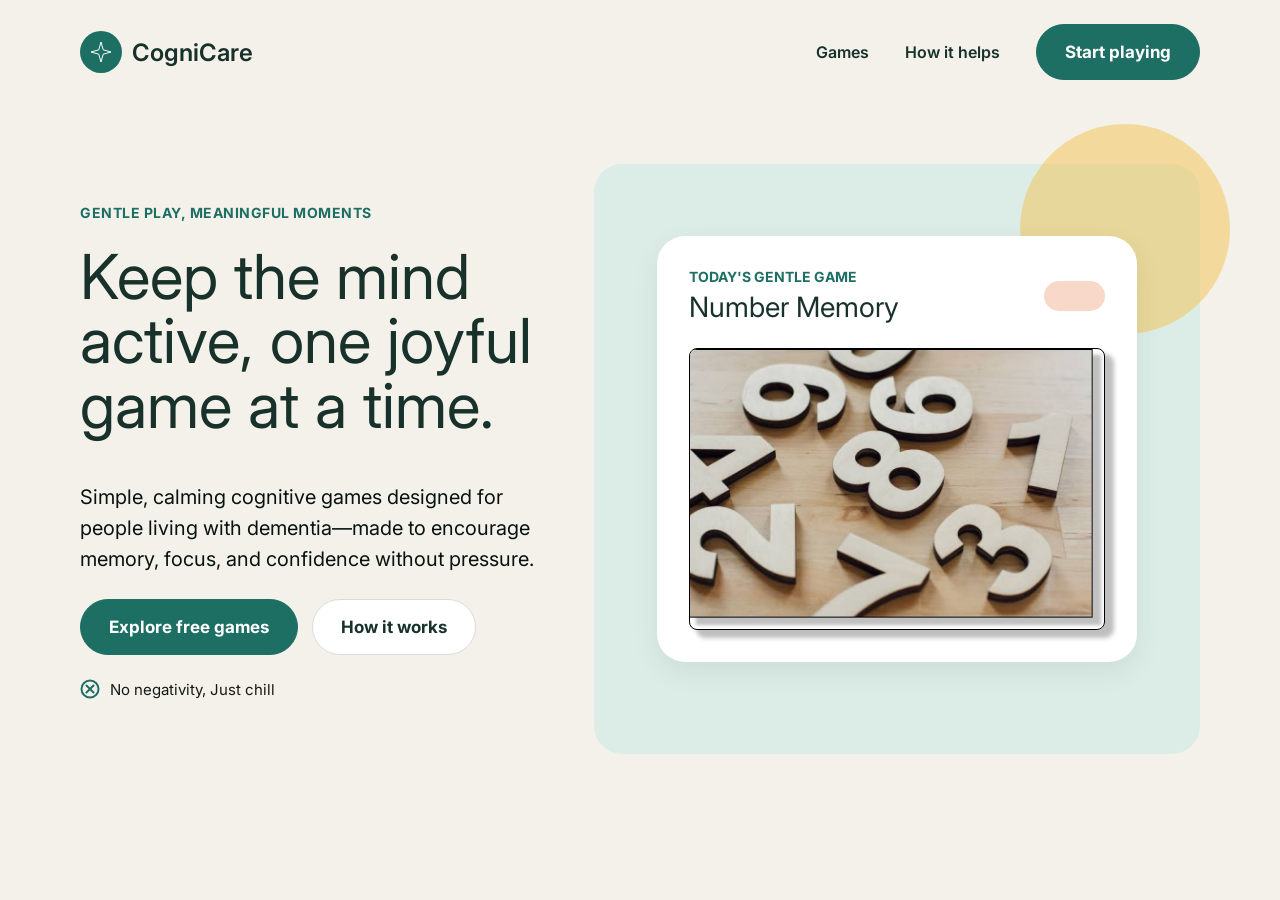
<file: CogniCare_Mk1/index.html>
<!DOCTYPE html>
<html lang="en">
<head>
    <meta charset="UTF-8">
    <meta name="viewport" content="width=device-width, initial-scale=1.0">
    <title>CogniCare — Cognitive Games</title>

    <link rel="preconnect" href="https://fonts.googleapis.com">
    <link href="https://fonts.googleapis.com/css2?family=Inter:wght@400;600;700&display=swap" rel="stylesheet">

    <link rel="stylesheet" href="css/style.css">
</head>

<body>

    <header class="landing-nav">

        <div class="brand">

            <span class="brand-mark">
                <svg class="sparkle-icon" viewBox="0 0 22 22" fill="none" xmlns="http://www.w3.org/2000/svg">
                    <path d="M11 1 L13.2 8.8 L21 11 L13.2 13.2 L11 21 L8.8 13.2 L1 11 L8.8 8.8 Z" stroke="#FFFFFF" stroke-width="1"/>
                </svg>
            </span>

            <span class="brand-name">CogniCare</span>

        </div>

        <nav class="nav-links">
            <a href="games.html">Games</a>
            <a href="#how-it-helps">How it helps</a>

            <button class="nav-cta" onclick="startGame()">
                Start playing
            </button>
        </nav>

    </header>


    <main class="hero">

        <div class="hero-copy">

            <p class="hero-eyebrow">Gentle play, meaningful moments</p>

            <h1 class="hero-title">
                Keep the mind active, one joyful game at a time.
            </h1>

            <p class="hero-description">
                Simple, calming cognitive games designed for people living with dementia—made
                to encourage memory, focus, and confidence without pressure.
            </p>

            <div class="hero-actions">

                <button class="btn-primary" onclick="startGame()">
                    Explore free games
                </button>

                <a href="#how-it-works" class="btn-secondary">
                    How it works
                </a>

            </div>

            <div class="trust-note">

                <svg class="circle-x-icon" viewBox="0 0 20 20" fill="none" xmlns="http://www.w3.org/2000/svg">
                    <circle cx="10" cy="10" r="8.5" stroke="#1D6F64" stroke-width="2"/>
                    <line x1="6.5" y1="6.5" x2="13.5" y2="13.5" stroke="#1D6F64" stroke-width="2" stroke-linecap="round"/>
                    <line x1="13.5" y1="6.5" x2="6.5" y2="13.5" stroke="#1D6F64" stroke-width="2" stroke-linecap="round"/>
                </svg>

                <span>No negativity, Just chill</span>

            </div>

        </div>


        <div class="game-preview">

            <div class="decorative-circle"></div>

            <div class="preview-card" onclick="openPreviewGame('number-memory.html')">

                <div class="preview-heading">

                    <div class="preview-label">
                        <span class="preview-prompt">Today's gentle game</span>
                        <span class="preview-title">Number Memory</span>
                    </div>

                    <span class="preview-progress"></span>

                </div>

                <img
                    src="assets/images/wooden-numbers.png"
                    alt="Number Memory game preview"
                    class="preview-image">

            </div>

        </div>

    </main>


    <script src="js/app.js"></script>

</body>
</html>
</file>
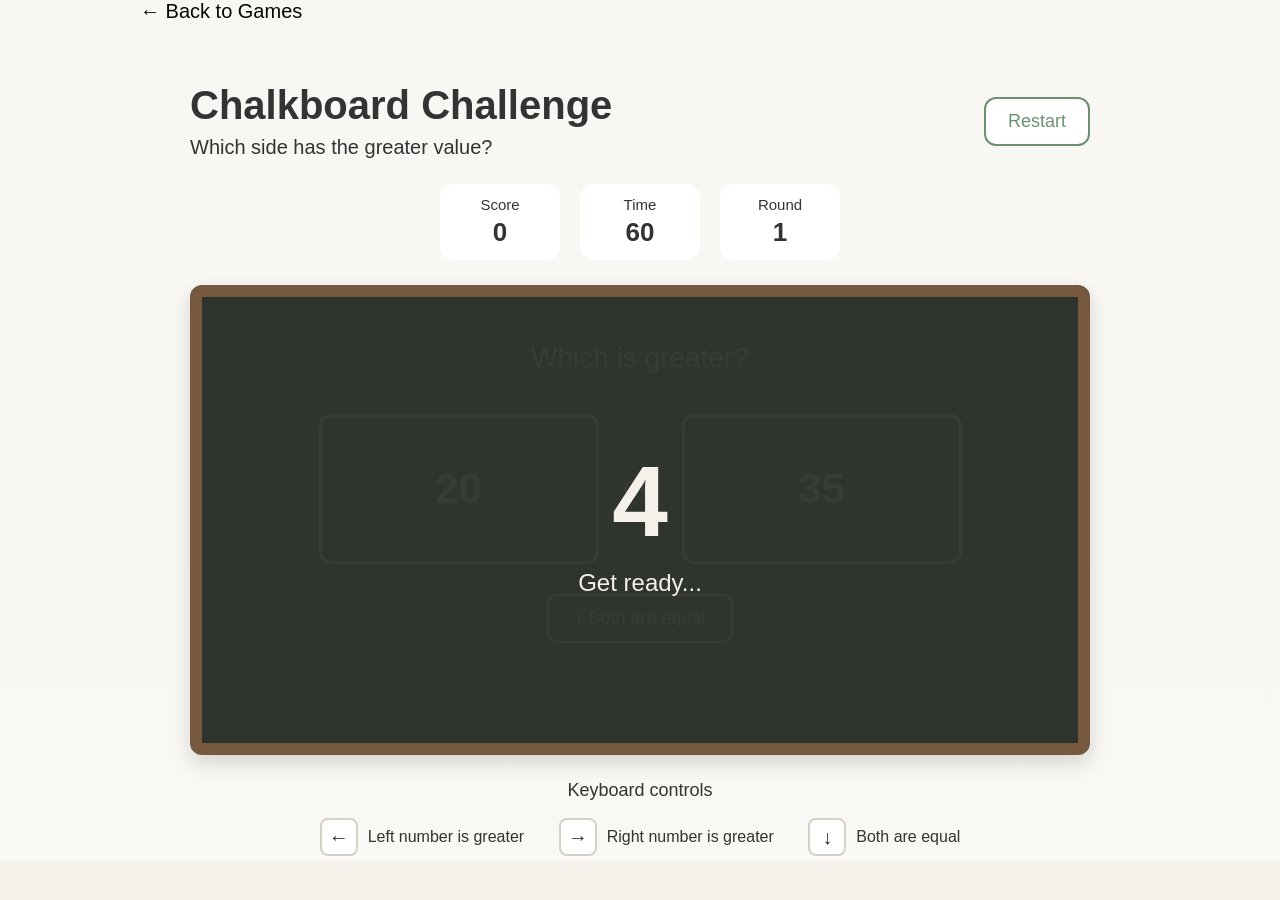
<file: chalkboard-challenge.html>
<!DOCTYPE html>
<html lang="en">

<head>
    <meta charset="UTF-8">
    <meta name="viewport" content="width=device-width, initial-scale=1.0">

    <title>Chalkboard Challenge</title>

    <link rel="stylesheet" href="css/style.css">
</head>

<body>

    <main class="chalkboard-game-page">

        <div class="game-container">

            <a href="games.html" class="back-link">
                ← Back to Games
            </a>

            <div class="chalkboard-game">

                <div class="chalkboard-header">

                    <div>
                        <h1>Chalkboard Challenge</h1>

                        <p>
                            Which side has the greater value?
                        </p>
                    </div>

                    <button
                        class="restart-button"
                        onclick="startChalkboardGame()">
                        Restart
                    </button>

                </div>


                <!-- GAME INFO -->

                <div class="game-stats">

                    <div class="stat-box">
                        <span>Score</span>
                        <strong id="score">0</strong>
                    </div>

                    <div class="stat-box">
                        <span>Time</span>
                        <strong id="timer">60</strong>
                    </div>

                    <div class="stat-box">
                        <span>Round</span>
                        <strong id="round">1</strong>
                    </div>

                </div>


                <!-- CHALKBOARD -->

                <div class="chalkboard">

                    <div class="chalk-question">
                        Which is greater?
                    </div>

                    <div class="number-area">

                        <button
                            class="number-card"
                            id="leftCard"
                            onclick="chooseAnswer('left')">

                            <span id="leftExpression">
                                20
                            </span>

                        </button>


                        <div class="vs">
                            OR
                        </div>


                        <button
                            class="number-card"
                            id="rightCard"
                            onclick="chooseAnswer('right')">

                            <span id="rightExpression">
                                35
                            </span>

                        </button>

                    </div>


                    <div class="equal-option">

                        <button
                            class="equal-button"
                            onclick="chooseAnswer('equal')">

                            ↓ Both are equal

                        </button>

                    </div>


                    <div
                        id="chalkMessage"
                        class="chalk-message">
                    </div>

                </div>


                <!-- CONTROLS -->

                <div class="keyboard-help">

                    <p>Keyboard controls</p>

                    <div class="key-row">

                        <span class="key">
                            ←
                        </span>

                        <span>
                            Left number is greater
                        </span>

                    </div>

                    <div class="key-row">

                        <span class="key">
                            →
                        </span>

                        <span>
                            Right number is greater
                        </span>

                    </div>

                    <div class="key-row">

                        <span class="key">
                            ↓
                        </span>

                        <span>
                            Both are equal
                        </span>

                    </div>

                </div>

            </div>

        </div>

    </main>

    <script src="js/chalkboard-challenge.js"></script>

</body>

</html>
</file>
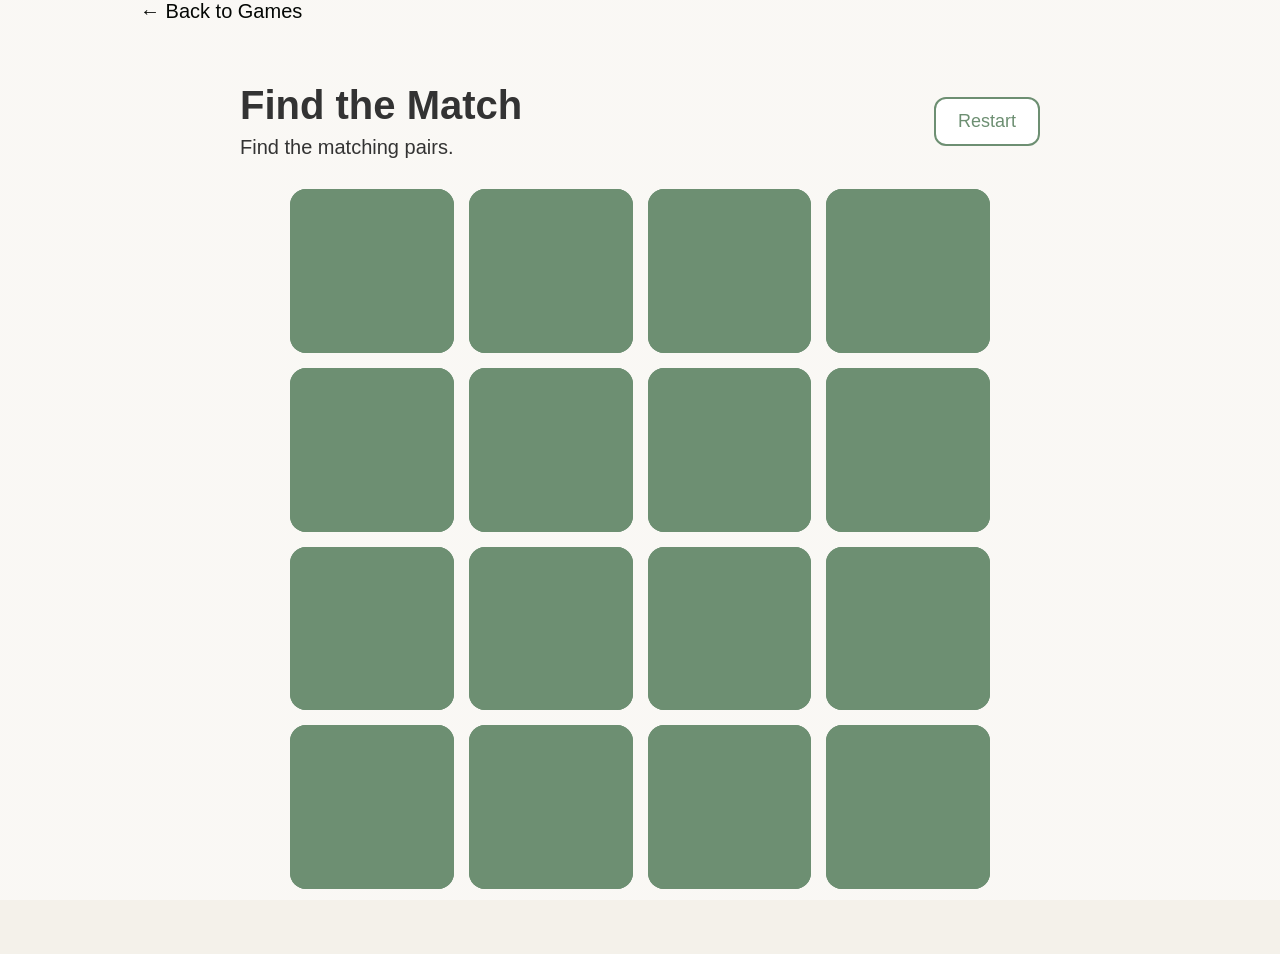
<file: find-match.html>
<!DOCTYPE html>
<html lang="en">

<head>
    <meta charset="UTF-8">
    <meta name="viewport" content="width=device-width, initial-scale=1.0">

    <title>Find the Match</title>

    <link rel="stylesheet" href="css/style.css">
</head>

<body>

    <main class="find-match-page">

        <div class="game-container">

            <a href="games.html" class="back-link">
                ← Back to Games
            </a>

            <div class="memory-game">

                <div class="memory-header">

                    <div>
                        <h1>Find the Match</h1>

                        <p>
                            Find the matching pairs.
                        </p>
                    </div>

                    <button
                        class="restart-button"
                        onclick="startMemoryGame()">
                        Restart
                    </button>

                </div>


                <div
                    id="gameBoard"
                    class="memory-board">
                </div>


                <div
                    id="gameMessage"
                    class="game-message">
                </div>

            </div>

        </div>

    </main>

    <script src="js/find-match.js"></script>

</body>

</html>
</file>
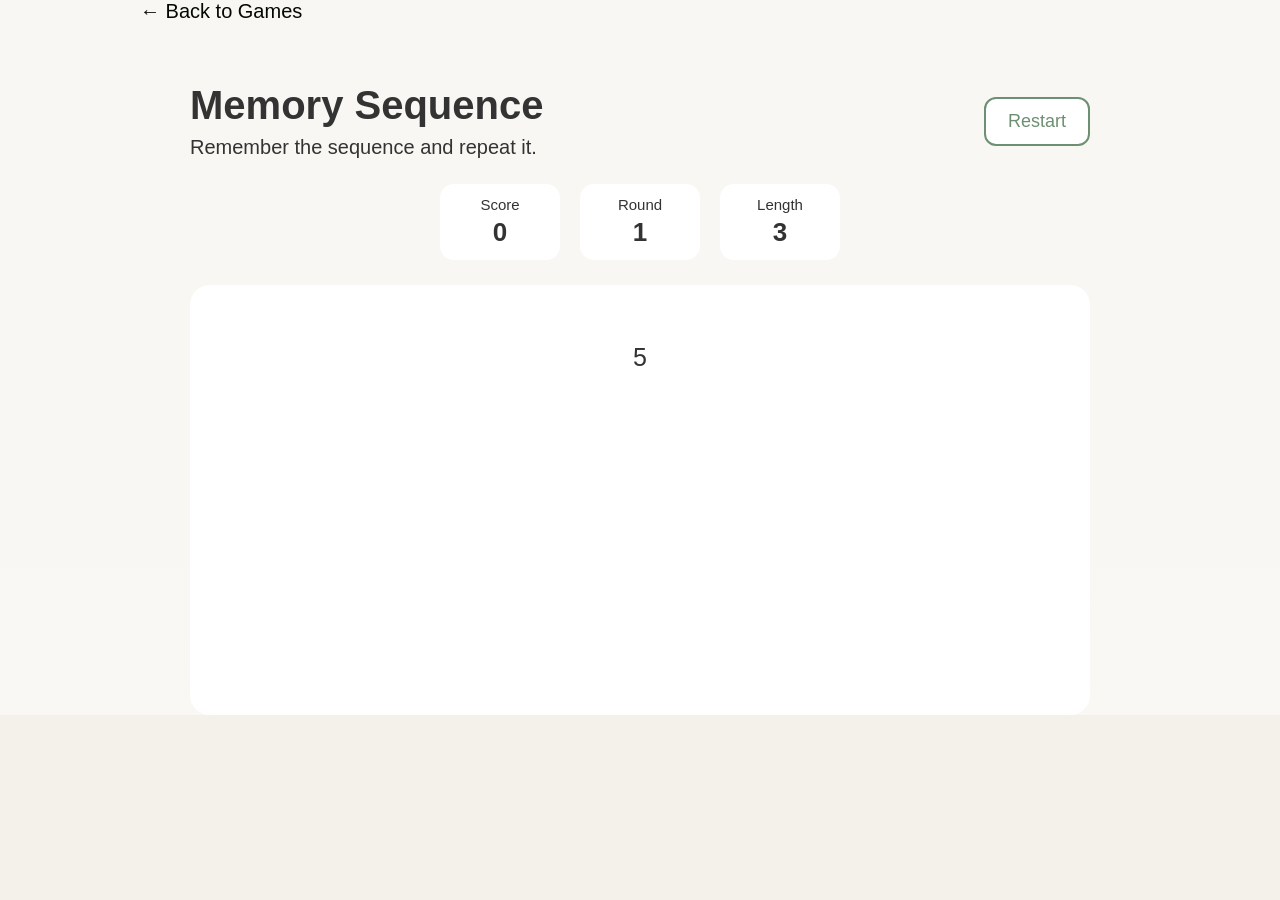
<file: memory-sequence.html>
<!DOCTYPE html>
<html lang="en">

<head>
    <meta charset="UTF-8">
    <meta name="viewport" content="width=device-width, initial-scale=1.0">

    <title>Memory Sequence</title>

    <link rel="stylesheet" href="css/style.css">
</head>

<body>

    <main class="memory-sequence-game-page">

        <div class="game-container">

            <a href="games.html" class="back-link">
                ← Back to Games
            </a>

            <div class="sequence-game">

                <div class="sequence-header">

                    <div>
                        <h1>Memory Sequence</h1>

                        <p>
                            Remember the sequence and repeat it.
                        </p>
                    </div>

                    <button
                        class="restart-button"
                        onclick="startSequenceGame()">
                        Restart
                    </button>

                </div>


                <!-- GAME INFO -->

                <div class="game-stats">

                    <div class="stat-box">
                        <span>Score</span>
                        <strong id="sequenceScore">0</strong>
                    </div>

                    <div class="stat-box">
                        <span>Round</span>
                        <strong id="sequenceRound">1</strong>
                    </div>

                    <div class="stat-box">
                        <span>Length</span>
                        <strong id="sequenceLength">3</strong>
                    </div>

                </div>


                <!-- SEQUENCE AREA -->

                <div class="sequence-area">

                    <div
                        id="sequenceStatus"
                        class="sequence-status">
                        Get ready...
                    </div>


                    <div
                        id="sequenceDisplay"
                        class="sequence-display">
                    </div>


                    <div
                        id="sequenceButtons"
                        class="sequence-buttons">
                    </div>


                    <div
                        id="sequenceMessage"
                        class="game-message">
                    </div>

                </div>

            </div>

        </div>

    </main>

    <script src="js/memory-sequence.js"></script>

</body>

</html>
</file>
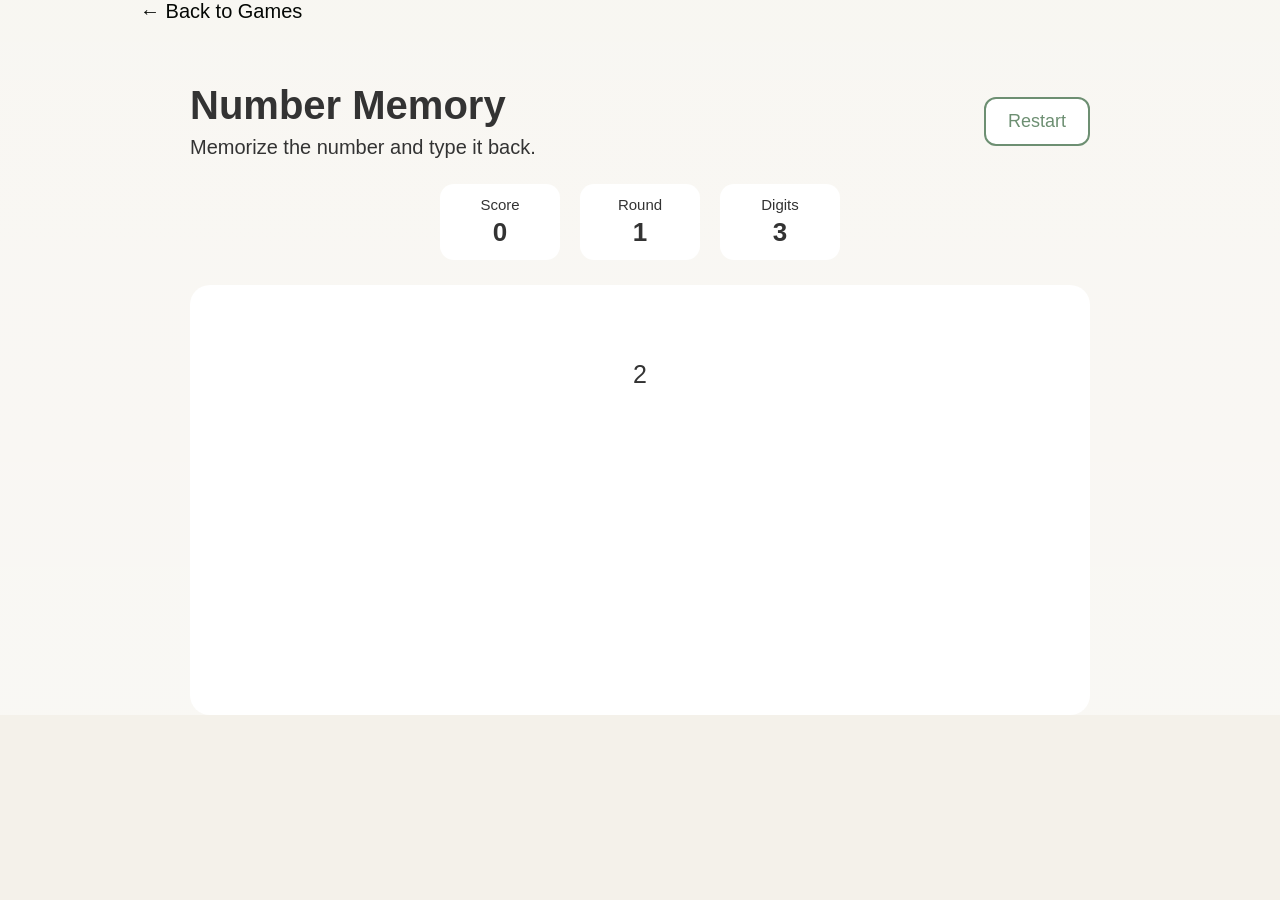
<file: number-memory.html>
<!DOCTYPE html>
<html lang="en">

<head>
    <meta charset="UTF-8">
    <meta name="viewport" content="width=device-width, initial-scale=1.0">

    <title>Number Memory</title>

    <link rel="stylesheet" href="css/style.css">
</head>

<body>

    <main class="number-memory-game-page">

        <div class="game-container">

            <a href="games.html" class="back-link">
                ← Back to Games
            </a>

            <div class="number-memory-game">

                <div class="number-memory-header">

                    <div>
                        <h1>Number Memory</h1>

                        <p>
                            Memorize the number and type it back.
                        </p>
                    </div>

                    <button
                        class="restart-button"
                        onclick="startNumberMemory()">
                        Restart
                    </button>

                </div>


                <!-- GAME INFO -->

                <div class="game-stats">

                    <div class="stat-box">
                        <span>Score</span>
                        <strong id="numberScore">0</strong>
                    </div>

                    <div class="stat-box">
                        <span>Round</span>
                        <strong id="numberRound">1</strong>
                    </div>

                    <div class="stat-box">
                        <span>Digits</span>
                        <strong id="numberLength">3</strong>
                    </div>

                </div>


                <!-- GAME AREA -->

                <div class="number-memory-area">

                    <div
                        id="numberStatus"
                        class="number-status">
                        Get ready...
                    </div>


                    <div
                        id="numberDisplay"
                        class="number-display">
                    </div>


                    <div
                        id="numberInputArea"
                        class="number-input-area">

                        <input
                            type="text"
                            id="numberInput"
                            class="number-input"
                            inputmode="numeric"
                            autocomplete="off"
                            placeholder="Enter the number"
                        >

                        <button
                            id="numberSubmit"
                            class="game-button"
                            onclick="submitNumber()">
                            Submit
                        </button>

                    </div>


                    <div
                        id="numberMessage"
                        class="game-message">
                    </div>

                </div>

            </div>

        </div>

    </main>

    <script src="js/number-memory.js"></script>

</body>

</html>
</file>
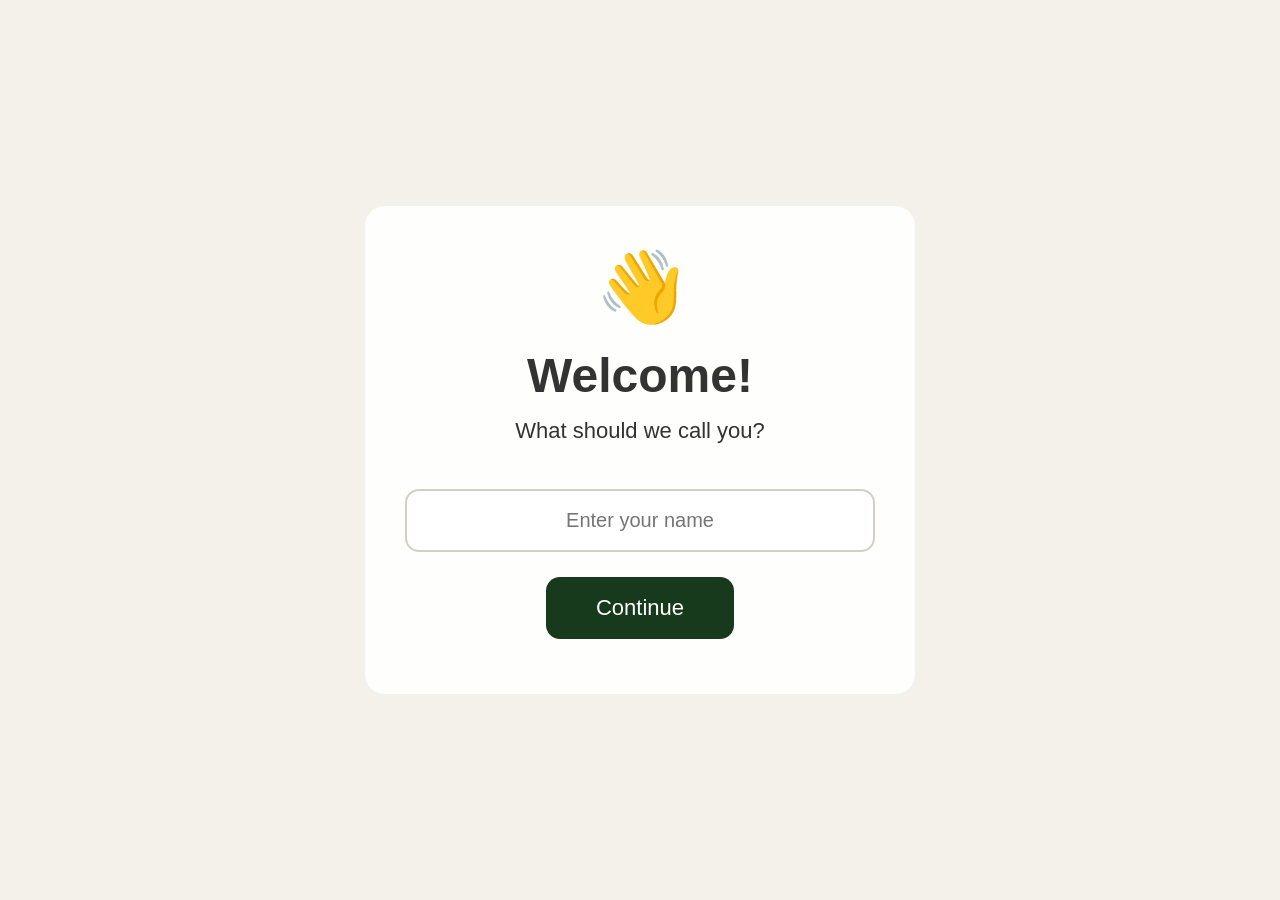
<file: profile.html>
<!DOCTYPE html>
<html lang="en">
<head>
    <meta charset="UTF-8">
    <meta name="viewport" content="width=device-width, initial-scale=1.0">
    <title>Player Profile</title>

    <link rel="stylesheet" href="css/style.css">
</head>

<body>

    <main class="profile-page">

        <div class="profile-card">

            <div class="logo">👋</div>

            <h1>Welcome!</h1>

            <p class="subtitle">
                What should we call you?
            </p>

            <input
                type="text"
                id="playerName"
                class="name-input"
                placeholder="Enter your name"
                autocomplete="off"
            >

            <button class="primary-button" onclick="continueToGames()">
                Continue
            </button>

            <p id="errorMessage" class="error-message"></p>

        </div>

    </main>

    <script src="js/app.js"></script>

</body>
</html>
</file>
<file: CogniCare_Mk1/css/style.css>
/* =================================
   GLOBAL STYLES
================================= */

* {
    margin: 0;
    padding: 0;
    box-sizing: border-box;
}

body {
    font-family: Arial, sans-serif;
    background: #f4f1ea;
    color: #333;
}


/* =================================
   LANDING PAGE
================================= */

.landing-page {
    min-height: 100vh;
    display: flex;
    justify-content: center;
    align-items: center;
    text-align: center;
    padding: 30px;
}

.landing-content {
    max-width: 650px;
}

.logo {
    font-size: 70px;
    margin-bottom: 20px;
}

h1 {
    font-size: 48px;
    margin-bottom: 20px;
    font-weight: 600;
}

.subtitle {
    font-size: 22px;
    line-height: 1.6;
    margin-bottom: 40px;
}

.primary-button {
    border: none;
    border-radius: 14px;
    padding: 18px 50px;
    font-size: 22px;
    cursor: pointer;
    background: #163a1b;
    color: white;
}

.primary-button:hover {
    opacity: 0.9;
}


/* =================================
   LANDING PAGE — HERO REDESIGN
   (used by index.html only — profile.html
   still uses .landing-page/.logo/.subtitle/
   .primary-button above)
================================= */

.landing-nav {
    display: flex;
    justify-content: space-between;
    align-items: center;

    padding: 24px 80px;

    font-family: 'Inter', Arial, sans-serif;
}

.brand {
    display: flex;
    align-items: center;
    gap: 12px;
}

.brand-mark {
    width: 42px;
    height: 42px;

    background: #1D6F64;
    border-radius: 999px;

    display: flex;
    align-items: center;
    justify-content: center;
    flex-shrink: 0;
}

.sparkle-icon {
    width: 22px;
    height: 22px;
}

.brand-name {
    font-size: 24px;
    color: #18312B;
}

.nav-links {
    display: flex;
    align-items: center;
    gap: 36px;
}

.nav-links a {
    font-size: 16px;
    font-weight: 600;
    color: #18312B;
    text-decoration: none;
}

.nav-cta {
    border: 1px solid #1D6F64;
    background: #1D6F64;
    color: white;

    border-radius: 999px;
    padding: 0 28px;
    height: 56px;

    font-size: 17px;
    font-weight: 700;
    font-family: inherit;
    cursor: pointer;
}

.nav-cta:hover {
    opacity: 0.9;
}


.hero {
    /* position: relative;
    max-width: 1440px;
    margin: 0 auto;
    padding: 60px 80px 100px;

    display: flex;
    justify-content: space-between;
    align-items: flex-start;
    gap: 40px;

    font-family: 'Inter', Arial, sans-serif; */

    position: relative;
    max-width: 1440px;
    margin: 0 auto;
    padding: 60px 80px 100px;

    display: flex;
    justify-content: space-between;
    align-items: flex-start;
    gap: 40px;

    font-family: 'Inter', Arial, sans-serif;

    /* --- new background --- */
    background-image:
        linear-gradient(rgba(244, 241, 234, 0.4), rgba(244, 241, 234, 0.5)),
        url("https://travelogyindia.b-cdn.net/storage/app/upload/northeast-history.jpg");
    background-size: cover;
    background-position: center;
    background-repeat: no-repeat;
}

.hero-copy {
    display: flex;
    flex-direction: column;
    gap: 24px;

    max-width: 610px;
    padding-top: 40px;
}

.hero-eyebrow {
    font-size: 14px;
    font-weight: 700;
    letter-spacing: 0.5px;
    text-transform: uppercase;
    color: #1D6F64;
}

.hero-title {
    font-size: 62px;
    line-height: 104%;
    font-weight: 400;
    color: #18312B;
}

.hero-description {
    font-size: 20px;
    line-height: 155%;
    color: #081310;
    max-width: 560px;
}

.hero-actions {
    display: flex;
    gap: 14px;
    flex-wrap: wrap;
}

.btn-primary {
    border: 1px solid #1D6F64;
    background: #1D6F64;
    color: white;

    border-radius: 999px;
    padding: 0 28px;
    height: 56px;

    font-size: 17px;
    font-weight: 700;
    font-family: inherit;
    cursor: pointer;

    display: inline-flex;
    align-items: center;
    justify-content: center;
}

.btn-primary:hover {
    opacity: 0.9;
}

.btn-secondary {
    border: 1px solid #D7DED8;
    background: white;
    color: #18312B;

    border-radius: 999px;
    padding: 0 28px;
    height: 56px;

    font-size: 17px;
    font-weight: 700;
    text-decoration: none;

    display: inline-flex;
    align-items: center;
    justify-content: center;
}

.btn-secondary:hover {
    background: #f5f5f5;
}

.trust-note {
    display: flex;
    align-items: center;
    gap: 10px;

    font-size: 15px;
    color: #141917;
}

.circle-x-icon {
    width: 20px;
    height: 20px;
    flex-shrink: 0;
}


/* GAME PREVIEW CARD */

.game-preview {
    position: relative;
    width: 606px;
    height: 590px;
    flex-shrink: 0;

    background: #DCEDE7;
    border-radius: 28px;
}

.decorative-circle {
    position: absolute;
    width: 210px;
    height: 210px;
    right: -30px;
    top: -40px;

    background: #F2C75C;
    opacity: 0.55;
    border-radius: 50%;
}

.preview-card {
    position: absolute;
    width: 480px;
    left: 63px;
    top: 72px;

    background: white;
    box-shadow: 0px 10px 28px rgba(24, 49, 43, 0.08);
    border-radius: 28px;

    padding: 32px;

    display: flex;
    flex-direction: column;
    gap: 24px;

    cursor: pointer;
    transition: transform 0.2s ease, box-shadow 0.2s ease;
}

.preview-card:hover {
    transform: translateY(-4px);
    box-shadow: 0px 16px 34px rgba(24, 49, 43, 0.14);
}

.preview-heading {
    display: flex;
    justify-content: space-between;
    align-items: center;
    gap: 12px;
}

.preview-label {
    display: flex;
    flex-direction: column;
    gap: 5px;
}

.preview-prompt {
    font-size: 14px;
    font-weight: 700;
    color: #1D6F64;
    text-transform: uppercase;
}

.preview-title {
    font-size: 28px;
    font-weight: 400;
    color: #18312B;
}

.preview-progress {
    width: 61px;
    height: 30px;
    flex-shrink: 0;

    background: #F7D8C9;
    border-radius: 999px;
}

.preview-image {
    width: 100%;
    height: 282px;
    object-fit: cover;

    border-radius: 8px;
    border: 1px solid #000000;
    box-shadow: 8px 7px 4px 1px rgba(0, 0, 0, 0.25);
}


/* MOBILE — LANDING HERO */

@media (max-width: 1100px) {

    .hero {
        flex-direction: column;
        align-items: center;
        text-align: center;
        padding: 40px 30px 80px;
    }

    .hero-copy {
        align-items: center;
        max-width: 100%;
        padding-top: 0;
    }

    .hero-title,
    .hero-description {
        max-width: 100%;
    }

    .hero-actions {
        justify-content: center;
    }

    .game-preview {
        width: 100%;
        max-width: 480px;
        height: auto;
        padding: 40px 0;
    }

    .decorative-circle {
        display: none;
    }

    .preview-card {
        position: relative;
        left: auto;
        top: auto;
        width: 90%;
        margin: 0 auto;
    }
}

@media (max-width: 700px) {

    .landing-nav {
        padding: 16px 20px;
        flex-wrap: wrap;
        gap: 12px;
        justify-content: center;
    }

    .nav-links {
        gap: 16px;
    }

    .hero-title {
        font-size: 38px;
    }

    .hero-description {
        font-size: 17px;
    }
}


/* =================================
   PROFILE PAGE
================================= */

/* .profile-page {
    min-height: 100vh;
    display: flex;
    justify-content: center;
    align-items: center;
    text-align: center;
    padding: 30px;
}

.profile-card {
    width: 100%;
    max-width: 550px;
}

.profile-card h1 {
    margin-bottom: 10px;
}

.name-input {
    display: block;
    width: 100%;
    padding: 18px;
    margin-bottom: 25px;

    border: 2px solid #d5d0c6;
    border-radius: 14px;

    background: white;

    font-size: 20px;
    text-align: center;

    outline: none;
}

.name-input:focus {
    border-color: #6d8f72;
}

.error-message {
    margin-top: 15px;
    font-size: 18px;
} */



/* =================================
   PROFILE PAGE
================================= */

.profile-page {
    min-height: 100vh;
    display: flex;
    justify-content: center;
    align-items: center;
    text-align: center;
    padding: 30px;

    background-image: url("https://www.tourmyindia.com/blog//wp-content/uploads/2019/11/Marvel-at-the-Beautiful-Landscape-Northeast.jpg");
    background-size: cover;
    background-position: center;
    background-repeat: no-repeat;
    background-attachment: fixed;
}

.profile-card {
    width: 100%;
    max-width: 550px;
    background: rgba(255, 255, 255, 0.9);
    padding: 40px;
    border-radius: 20px;
}

.profile-card h1 {
    margin-bottom: 10px;
}

.name-input {
    display: block;
    width: 100%;
    padding: 18px;
    margin-bottom: 25px;

    border: 2px solid #d5d0c6;
    border-radius: 14px;

    background: white;

    font-size: 20px;
    text-align: center;

    outline: none;
}

.name-input:focus {
    border-color: #6d8f72;
}

.error-message {
    margin-top: 15px;
    font-size: 18px;
}


/* =================================
   GAMES PAGE
================================= */

/* .games-page {
    min-height: 100vh;
    padding: 50px 30px;
} */


.games-page {
    min-height: 100vh;
    padding: 50px 30px;

    background-image: 
        linear-gradient(rgba(255, 255, 255, 0.4), rgba(255, 255, 255, 0.4)),
        url("https://encrypted-tbn0.gstatic.com/images?q=tbn:ANd9GcRXgi1d7_l08h9siAwKSC3TloCb1zeySWprwEW9FVOe_FyAaVIaVoiPwu4a&s=10");
        /* url("https://media.easemytrip.com/media/Blog/India/637763055824686983/637763055824686983McBfr2.jpg"); */
    background-size: cover;
    background-position: center;
    background-repeat: no-repeat;
    background-attachment: fixed;
}

.games-container {
    max-width: 1100px;
    margin: 0 auto;
}


/* NAV BAR */

.games-header {
    display: flex;
    justify-content: space-between;
    align-items: center;

    background: #eceae6;
    border-radius: 16px;

    padding: 14px 24px;

    margin-bottom: 18px;
}

.brand {
    display: flex;
    align-items: center;
    gap: 10px;

    font-size: 19px;
    font-weight: 600;
    color: #2b2b2b;
}

.brand-icon {
    width: 34px;
    height: 34px;

    border-radius: 50%;

    background: #2f6659;
    color: white;

    display: flex;
    align-items: center;
    justify-content: center;

    font-size: 15px;
}

.home-button {
    border: none;

    background: #2f6659;
    color: white;

    border-radius: 20px;

    padding: 10px 24px;

    font-size: 15px;
    font-weight: 600;
    cursor: pointer;
}

.home-button:hover {
    opacity: 0.9;
}

.games-greeting {
    margin: 4px 4px 28px;
    font-size: 16px;
    color: #0c0707;
}


/* CARD GRID */

.games-grid {
    display: flex;
    flex-wrap: wrap;
    justify-content: center;
    gap: 25px;
}

.game-card {
    flex: 0 1 300px;
    max-width: 300px;

    background: white;
    border: 1px solid #e4dfef;
    border-radius: 18px;

    overflow: hidden;
    cursor: pointer;

    display: flex;
    flex-direction: column;

    transition:
        transform 0.2s ease,
        box-shadow 0.2s ease;
}

.game-card:hover {
    transform: translateY(-4px);
    box-shadow: 0 10px 25px rgba(0, 0, 0, 0.08);
}

.card-title-bar {
    padding: 18px 22px;
    border-bottom: 1px solid #eee;
}

.card-title-bar h2 {
    font-size: 19px;
    font-weight: 600;
    color: #2b2b2b;
}

.card-icon-area {
    background: #ece6f7;
    height: 130px;

    display: flex;
    align-items: center;
    justify-content: center;
}

.card-icon-area .game-icon {
    font-size: 48px;
}

.card-description-area {
    background: #fbf7fa;

    padding: 20px 22px 55px;
    position: relative;

    flex-grow: 1;
}

.description-label {
    font-size: 16px;
    font-weight: 700;
    margin-bottom: 10px;
    color: #2b2b2b;
}

.card-description-area p {
    font-size: 14px;
    line-height: 1.5;
    color: #5c5c5c;
}

.game-button {
    position: absolute;
    right: 18px;
    bottom: 16px;

    border: none;

    background: #5b4b8a;
    color: white;

    border-radius: 20px;

    padding: 8px 20px;

    font-size: 14px;
    font-weight: 600;
    cursor: pointer;
}

.game-button:hover {
    background: #4a3d72;
}


/* MOBILE */

@media (max-width: 600px) {

    .games-header {
        padding: 12px 16px;
    }

    .brand {
        font-size: 16px;
    }

    .game-card {
        flex: 1 1 100%;
        max-width: 400px;
    }
}


/* =================================
   GENERAL GAME PAGE
================================= */

.game-page {
    min-height: 100vh;
    padding: 40px 30px;
}

.game-container {
    max-width: 1000px;
    margin: 0 auto;
}

.back-link {
    display: inline-block;

    color: #040704;

    text-decoration: none;

    font-size: 20px;

    margin-bottom: 60px;
}

.back-link:hover {
    text-decoration: underline;
}

.game-intro {
    text-align: center;

    max-width: 650px;

    margin: 0 auto;
}

.game-intro .game-icon {
    font-size: 75px;
    margin-bottom: 20px;
}

.game-intro h1 {
    font-size: 42px;
    margin-bottom: 15px;
}

.game-intro p {
    font-size: 21px;
    line-height: 1.6;
    margin-bottom: 35px;
}


/* =================================
   FIND THE MATCH
================================= */

.find-match-page {
    background-image: 
        linear-gradient(rgba(255, 255, 255, 0.5), rgba(255, 255, 255, 0.5)),
        url("https://media.easemytrip.com/media/Blog/India/637763055824686983/637763055824686983McBfr2.jpg");
    background-size: cover;
    background-position: center;
    background-repeat: no-repeat;
    background-attachment: fixed;
}

.memory-game {
    max-width: 800px;
    margin: 0 auto;
}

.memory-header {
    display: flex;
    justify-content: space-between;
    align-items: center;

    margin-bottom: 30px;
}

.memory-header h1 {
    font-size: 40px;
    margin-bottom: 8px;
}

.memory-header p {
    font-size: 20px;
}

.restart-button {
    border: 2px solid #6d8f72;

    background: white;
    color: #6d8f72;

    border-radius: 12px;

    padding: 12px 22px;

    font-size: 18px;
    cursor: pointer;
}

.restart-button:hover {
    background: #6d8f72;
    color: white;
}

.memory-board {
    display: grid;

    grid-template-columns: repeat(4, 1fr);

    gap: 15px;

    max-width: 700px;

    margin: 0 auto;
}

.memory-card {
    aspect-ratio: 1 / 1;

    border: none;

    border-radius: 16px;

    background: #6d8f72;

    cursor: pointer;

    position: relative;

    transform-style: preserve-3d;

    transition: transform 0.4s ease;
}

.memory-card.flipped {
    transform: rotateY(180deg);
}

.card-front,
.card-back {
    position: absolute;

    inset: 0;

    display: flex;

    justify-content: center;
    align-items: center;

    border-radius: 16px;

    backface-visibility: hidden;
}

.card-front {
    background: #6d8f72;
}

.card-back {
    background: white;

    border: 3px solid #6d8f72;

    font-size: 55px;

    transform: rotateY(180deg);
}


/*
   Matched cards stay face-up
   and remain fully visible.
*/

.memory-card.matched {
    opacity: 1;
    cursor: default;
}

.game-message {
    text-align: center;

    font-size: 24px;

    margin-top: 30px;

    min-height: 35px;
}


/* =================================
   CHALKBOARD CHALLENGE
================================= */

.chalkboard-game-page{
    background-image: 
        linear-gradient(rgba(255, 255, 255, 0.4), rgba(255, 255, 255, 0.5)),
        url("https://media.easemytrip.com/media/Blog/India/637763055824686983/637763055824686983McBfr2.jpg");
    background-size: cover;
    background-position: center;
    background-repeat: no-repeat;
    background-attachment: fixed;
}

.chalkboard-game {
    max-width: 900px;
    margin: 0 auto;
}

.chalkboard-header {
    display: flex;

    justify-content: space-between;
    align-items: center;

    margin-bottom: 25px;
}

.chalkboard-header h1 {
    font-size: 40px;
    margin-bottom: 8px;
}

.chalkboard-header p {
    font-size: 20px;
}


/* =================================
   SCORE / TIMER / ROUND
================================= */

.game-stats {
    display: flex;

    justify-content: center;

    gap: 20px;

    margin-bottom: 25px;
}

.stat-box {
    background: white;

    border-radius: 14px;

    padding: 12px 30px;

    text-align: center;

    min-width: 120px;
}

.stat-box span {
    display: block;

    font-size: 15px;

    margin-bottom: 4px;
}

.stat-box strong {
    font-size: 26px;
}


/* =================================
   CHALKBOARD
================================= */

.chalkboard {
    background: #30352f;

    border: 12px solid #76583f;

    border-radius: 12px;

    padding: 45px 35px;

    min-height: 430px;

    box-shadow:
        0 8px 20px rgba(0, 0, 0, 0.15);
}

.chalk-question {
    color: #f4f1ea;

    text-align: center;

    font-size: 28px;

    margin-bottom: 40px;
}


/* =================================
   NUMBER CARDS
================================= */

.number-area {
    display: flex;

    align-items: center;

    justify-content: center;

    gap: 25px;
}

.number-card {
    width: 280px;
    height: 150px;

    background: transparent;

    color: #f4f1ea;

    border: 3px solid #f4f1ea;

    border-radius: 12px;

    font-size: 42px;

    font-weight: 600;

    cursor: pointer;

    transition:
        transform 0.15s ease,
        background 0.15s ease;
}

.number-card:hover {
    transform: scale(1.03);

    background: rgba(255, 255, 255, 0.08);
}

.number-card:active {
    transform: scale(0.98);
}

.vs {
    color: #f4f1ea;

    font-size: 22px;
}


/* =================================
   EQUAL BUTTON
================================= */

.equal-option {
    text-align: center;

    margin-top: 30px;
}

.equal-button {
    background: transparent;

    color: #f4f1ea;

    border: 2px solid #f4f1ea;

    border-radius: 10px;

    padding: 12px 25px;

    font-size: 18px;

    cursor: pointer;
}

.equal-button:hover {
    background: rgba(255, 255, 255, 0.08);
}


/* =================================
   CHALKBOARD MESSAGE
================================= */

.chalk-message {
    text-align: center;

    color: #f4f1ea;

    font-size: 22px;

    min-height: 30px;

    margin-top: 25px;
}


/* =================================
   KEYBOARD HELP
================================= */

.keyboard-help {
    margin-top: 25px;

    text-align: center;
}

.keyboard-help > p {
    font-size: 18px;

    margin-bottom: 12px;
}

.key-row {
    display: inline-flex;

    align-items: center;

    gap: 10px;

    margin: 5px 15px;

    font-size: 16px;
}

.key {
    display: inline-flex;

    justify-content: center;

    align-items: center;

    width: 38px;
    height: 38px;

    background: white;

    border: 2px solid #d5d0c6;

    border-radius: 8px;

    font-size: 20px;

    font-weight: bold;
}


/* =================================
   MOBILE — GENERAL
================================= */

@media (max-width: 700px) {

    .games-grid {
        grid-template-columns: 1fr;
    }

    .games-header {
        flex-direction: column;

        align-items: flex-start;

        gap: 20px;
    }

    .games-header h1 {
        font-size: 32px;
    }


    /* CHALKBOARD */

    .chalkboard-header {
        flex-direction: column;

        align-items: flex-start;

        gap: 15px;
    }

    .game-stats {
        gap: 8px;
    }

    .stat-box {
        min-width: 90px;

        padding: 10px 15px;
    }

    .number-area {
        flex-direction: column;
    }

    .number-card {
        width: 90%;

        max-width: 280px;
    }

    .vs {
        margin: -5px 0;
    }

    .chalkboard {
        padding: 35px 15px;
    }
}


/* =================================
   MOBILE — FIND THE MATCH
================================= */

@media (max-width: 600px) {

    .memory-board {
        grid-template-columns: repeat(4, 1fr);

        gap: 8px;
    }

    .card-back {
        font-size: 35px;
    }

    .memory-header {
        align-items: flex-start;

        gap: 15px;
    }

    .memory-header h1 {
        font-size: 30px;
    }
}
/* =================================
   CHALKBOARD ANIMATIONS
================================= */


/* 5 SECOND COUNTDOWN */

.countdown-overlay {
    position: absolute;

    inset: 0;

    display: flex;

    flex-direction: column;

    justify-content: center;

    align-items: center;

    background: rgba(48, 53, 47, 0.96);

    z-index: 10;

    border-radius: 4px;

    color: #f4f1ea;
}

.countdown-number {
    font-size: 100px;

    font-weight: bold;

    animation: countdownPop 0.8s ease;
}

.countdown-overlay p {
    font-size: 24px;

    margin-top: 10px;
}

.countdown-pop {
    animation: countdownPop 0.8s ease;
}

@keyframes countdownPop {

    0% {
        transform: scale(0.5);
        opacity: 0;
    }

    60% {
        transform: scale(1.15);
        opacity: 1;
    }

    100% {
        transform: scale(1);
        opacity: 1;
    }
}


/* QUESTION APPEARS */

.question-enter {
    animation: questionEnter 0.7s ease;
}

@keyframes questionEnter {

    0% {
        opacity: 0;
        transform: translateY(15px);
    }

    100% {
        opacity: 1;
        transform: translateY(0);
    }
}


/* CORRECT ANSWER */

.answer-correct {
    animation: correctAnswer 0.6s ease;
}

@keyframes correctAnswer {

    0% {
        transform: scale(1);
    }

    50% {
        transform: scale(1.06);
    }

    100% {
        transform: scale(1);
    }
}


/* WRONG ANSWER */

.answer-wrong {
    animation: wrongAnswer 0.45s ease;
}

@keyframes wrongAnswer {

    0% {
        transform: translateX(0);
    }

    25% {
        transform: translateX(-7px);
    }

    50% {
        transform: translateX(7px);
    }

    75% {
        transform: translateX(-4px);
    }

    100% {
        transform: translateX(0);
    }
}


/* MESSAGE */

.message-pop {
    animation: messagePop 0.4s ease;
}

@keyframes messagePop {

    0% {
        opacity: 0;
        transform: translateY(8px);
    }

    100% {
        opacity: 1;
        transform: translateY(0);
    }
}


/* GAME OVER */

.game-over {
    animation: gameOverPop 0.7s ease;
}

@keyframes gameOverPop {

    0% {
        opacity: 0;
        transform: scale(0.9);
    }

    100% {
        opacity: 1;
        transform: scale(1);
    }
}


/* FADE CARDS WHEN GAME ENDS */

.game-finished {
    opacity: 0.65;
}


/* =================================
   MAKE CHALKBOARD POSITIONABLE
================================= */

.chalkboard {
    position: relative;
}


/* =================================
   MEMORY SEQUENCE
================================= */

.memory-sequence-game-page{
    background-image: 
        linear-gradient(rgba(255, 255, 255, 0.4), rgba(255, 255, 255, 0.5)),
        url("https://media.easemytrip.com/media/Blog/India/637763055824686983/637763055824686983McBfr2.jpg");
    background-size: cover;
    background-position: center;
    background-repeat: no-repeat;
    background-attachment: fixed;
}

.sequence-game {
    max-width: 900px;
    margin: 0 auto;
}

.sequence-header {
    display: flex;
    justify-content: space-between;
    align-items: center;
    margin-bottom: 25px;
}

.sequence-header h1 {
    font-size: 40px;
    margin-bottom: 8px;
}

.sequence-header p {
    font-size: 20px;
}

.sequence-area {
    background: white;
    border-radius: 20px;
    padding: 45px 30px;
    min-height: 430px;
    display: flex;
    flex-direction: column;
    align-items: center;
    justify-content: center;
}

.sequence-status {
    font-size: 25px;
    margin-bottom: 30px;
    min-height: 35px;
    text-align: center;
}

.sequence-display {
    width: 180px;
    height: 150px;
    display: flex;
    justify-content: center;
    align-items: center;
    font-size: 85px;
    margin-bottom: 35px;
}

.sequence-buttons {
    display: flex;
    justify-content: center;
    flex-wrap: wrap;
    gap: 15px;
    max-width: 600px;
}

.sequence-button {
    width: 85px;
    height: 85px;
    border: 3px solid #6d8f72;
    border-radius: 15px;
    background: white;
    color: #333;
    font-size: 40px;
    cursor: pointer;
    transition:
        transform 0.15s ease,
        background 0.15s ease;
}

.sequence-button:hover {
    transform: scale(1.06);
    background: #f4f1ea;
}

.sequence-button:active {
    transform: scale(0.95);
}

.sequence-pop {
    animation: sequencePop 0.5s ease;
}

@keyframes sequencePop {

    0% {
        opacity: 0;
        transform: scale(0.5);
    }

    60% {
        opacity: 1;
        transform: scale(1.15);
    }

    100% {
        opacity: 1;
        transform: scale(1);
    }

}


/* =================================
   MEMORY SEQUENCE MOBILE
================================= */

@media (max-width: 600px) {

    .sequence-header {
        flex-direction: column;
        align-items: flex-start;
        gap: 15px;
    }

    .sequence-header h1 {
        font-size: 32px;
    }

    .sequence-area {
        padding: 35px 15px;
    }

    .sequence-button {
        width: 65px;
        height: 65px;
        font-size: 30px;
    }

    .sequence-display {
        font-size: 70px;
    }

}


/* =================================
   NUMBER MEMORY
================================= */

.number-memory-game-page{
    background-image: 
        linear-gradient(rgba(255, 255, 255, 0.4), rgba(255, 255, 255, 0.5)),
        url("https://media.easemytrip.com/media/Blog/India/637763055824686983/637763055824686983McBfr2.jpg");
    background-size: cover;
    background-position: center;
    background-repeat: no-repeat;
    background-attachment: fixed;
}

.number-memory-game {
    max-width: 900px;
    margin: 0 auto;
}

.number-memory-header {
    display: flex;
    justify-content: space-between;
    align-items: center;
    margin-bottom: 25px;
}

.number-memory-header h1 {
    font-size: 40px;
    margin-bottom: 8px;
}

.number-memory-header p {
    font-size: 20px;
}

.number-memory-area {
    background: white;
    border-radius: 20px;
    padding: 45px 30px;
    min-height: 430px;

    display: flex;
    flex-direction: column;
    align-items: center;
    justify-content: center;
}

.number-status {
    font-size: 25px;
    margin-bottom: 30px;
    min-height: 35px;
    text-align: center;
}

.number-display {
    min-height: 120px;
    display: flex;
    align-items: center;
    justify-content: center;

    font-size: 70px;
    font-weight: bold;
    letter-spacing: 8px;

    margin-bottom: 30px;
}

.number-input-area {
    display: none;
    justify-content: center;
    align-items: center;
    gap: 12px;
    width: 100%;
    max-width: 600px;
}

.number-input {
    width: 320px;
    padding: 15px 20px;

    border: 2px solid #d5d0c6;
    border-radius: 12px;

    font-size: 24px;
    text-align: center;

    outline: none;
}

.number-input:focus {
    border-color: #6d8f72;
}

.number-input-area .game-button {
    padding: 15px 25px;
}

.number-pop {
    animation: numberPop 0.6s ease;
}

@keyframes numberPop {

    0% {
        opacity: 0;
        transform: scale(0.7);
    }

    60% {
        opacity: 1;
        transform: scale(1.08);
    }

    100% {
        opacity: 1;
        transform: scale(1);
    }

}


/* =================================
   NUMBER MEMORY MOBILE
================================= */

@media (max-width: 600px) {

    .number-memory-header {
        flex-direction: column;
        align-items: flex-start;
        gap: 15px;
    }

    .number-memory-header h1 {
        font-size: 32px;
    }

    .number-memory-area {
        padding: 35px 15px;
    }

    .number-display {
        font-size: 50px;
        letter-spacing: 5px;
    }

    .number-input-area {
        flex-direction: column;
    }

    .number-input {
        width: 90%;
    }

}
/* =================================
   EB AND FLOW
================================= */

.eb-and-flow-game-page{
    background-image: 
        linear-gradient(rgba(255, 255, 255, 0.4), rgba(255, 255, 255, 0.5)),
        url("https://media.easemytrip.com/media/Blog/India/637763055824686983/637763055824686983McBfr2.jpg");
    background-size: cover;
    background-position: center;
    background-repeat: no-repeat;
    background-attachment: fixed;
}

.flow-game {
    max-width: 950px;
    margin: 0 auto;
}

.flow-header {
    display: flex;
    justify-content: space-between;
    align-items: center;
    margin-bottom: 25px;
}

.flow-header h1 {
    font-size: 40px;
    margin-bottom: 8px;
}

.flow-header p {
    font-size: 20px;
}

.flow-area {
    background: white;
    border-radius: 20px;
    padding: 30px;
    min-height: 550px;

    display: flex;
    flex-direction: column;
    align-items: center;
}

.flow-status {
    font-size: 25px;
    min-height: 35px;
    margin-bottom: 20px;
    text-align: center;
    font-weight: 500;
}


/* =================================
   BLUE WATER
================================= */

.flow-water {
    width: 100%;
    height: 350px;

    position: relative;
    overflow: hidden;

    border-radius: 24px;

    background:
        radial-gradient(
            ellipse at 25% 20%,
            rgba(255,255,255,0.25),
            transparent 35%
        ),
        radial-gradient(
            ellipse at 75% 80%,
            rgba(0,70,140,0.18),
            transparent 45%
        ),
        linear-gradient(
            135deg,
            #4fa9d8 0%,
            #238dcc 45%,
            #1478b8 100%
        );

    border: 3px solid #126fa8;

    box-shadow:
        inset 0 10px 25px rgba(255,255,255,0.18),
        inset 0 -15px 30px rgba(0,60,120,0.2),
        0 8px 20px rgba(0,70,120,0.15);
}


/* =================================
   FLOWING WATER WAVES
================================= */

.flow-water::before {
    content: "";

    position: absolute;

    width: 180%;
    height: 100%;

    left: -40%;
    top: 0;

    background:
        repeating-linear-gradient(
            0deg,
            transparent 0px,
            transparent 25px,
            rgba(255,255,255,0.18) 26px,
            rgba(255,255,255,0.18) 28px,
            transparent 29px,
            transparent 55px
        );

    animation: waterCurrent 5s linear infinite;

    pointer-events: none;
}


.flow-water::after {
    content: "";

    position: absolute;

    width: 180%;
    height: 100%;

    left: -40%;
    top: 0;

    background:
        repeating-linear-gradient(
            8deg,
            transparent 0px,
            transparent 42px,
            rgba(255,255,255,0.10) 43px,
            rgba(255,255,255,0.10) 45px,
            transparent 46px,
            transparent 80px
        );

    animation: waterCurrent 7s linear infinite reverse;

    pointer-events: none;
}


@keyframes waterCurrent {

    from {
        transform: translateX(-12%);
    }

    to {
        transform: translateX(12%);
    }

}


/* =================================
   WATER HIGHLIGHTS
================================= */

.water-highlight {
    position: absolute;

    width: 120px;
    height: 9px;

    border-radius: 50%;

    background: rgba(255,255,255,0.25);

    filter: blur(1px);

    z-index: 2;

    animation:
        highlightMove 4s ease-in-out infinite alternate;

    pointer-events: none;
}


@keyframes highlightMove {

    from {
        transform: translateX(-25px);
        opacity: 0.25;
    }

    to {
        transform: translateX(35px);
        opacity: 0.65;
    }

}


/* =================================
   LEAF
================================= */

.flow-leaf {
    position: absolute;

    width: 90px;
    height: 90px;

    display: none;

    align-items: center;
    justify-content: center;

    z-index: 10;

    transform: translate(-50%, -50%);

    filter:
        drop-shadow(
            0 8px 7px rgba(0,40,60,0.25)
        );

    pointer-events: none;
}


.flow-leaf .leaf-image {
    width: 75px;
    height: 75px;

    object-fit: contain;

    display: block;

    transform-origin: center;
}


/* =================================
   GREEN LEAF
================================= */

.flow-leaf.green .leaf-image {
    filter:
        sepia(1)
        saturate(5)
        hue-rotate(55deg)
        brightness(0.78)
        contrast(1.05);
}


/* =================================
   YELLOW LEAF
================================= */

.flow-leaf.yellow .leaf-image {
    filter:
        sepia(1)
        saturate(6)
        hue-rotate(355deg)
        brightness(1.1)
        contrast(1.05);
}


/* LEAF DIRECTION */

.point-left {
    transform: rotate(225deg);
}

.point-right {
    transform: rotate(45deg);
}

.point-down {
    transform: rotate(135deg);
}

.point-up {
    transform: rotate(315deg);
}



/* =================================
   FLOW DIRECTION
================================= */

/*
   The leaf now travels noticeably
   in the direction of the water current.
*/

.move-left {
    animation:
        flowLeft 2.2s ease-in-out infinite alternate;
}

.move-right {
    animation:
        flowRight 2.2s ease-in-out infinite alternate;
}

.move-up {
    animation:
        flowUp 2.2s ease-in-out infinite alternate;
}

.move-down {
    animation:
        flowDown 2.2s ease-in-out infinite alternate;
}


@keyframes flowLeft {

    from {
        margin-left: 90px;
    }

    to {
        margin-left: -90px;
    }

}


@keyframes flowRight {

    from {
        margin-left: -90px;
    }

    to {
        margin-left: 90px;
    }

}


@keyframes flowUp {

    from {
        margin-top: 80px;
    }

    to {
        margin-top: -80px;
    }

}


@keyframes flowDown {

    from {
        margin-top: -80px;
    }

    to {
        margin-top: 80px;
    }

}


/* =================================
   CORRECT
================================= */

.flow-correct {
    animation:
        leafCorrect 0.55s ease forwards !important;
}


@keyframes leafCorrect {

    0% {
        transform:
            translate(-50%, -50%)
            scale(1);
    }

    50% {
        transform:
            translate(-50%, -50%)
            scale(1.25);
    }

    100% {
        transform:
            translate(-50%, -50%)
            scale(0);
        opacity: 0;
    }

}


/* =================================
   WRONG
================================= */

.flow-wrong {
    animation:
        leafWrong 0.45s ease !important;
}


@keyframes leafWrong {

    0% {
        transform:
            translate(-50%, -50%)
            rotate(0deg);
    }

    25% {
        transform:
            translate(-50%, -50%)
            rotate(-10deg);
    }

    50% {
        transform:
            translate(-50%, -50%)
            rotate(10deg);
    }

    75% {
        transform:
            translate(-50%, -50%)
            rotate(-6deg);
    }

    100% {
        transform:
            translate(-50%, -50%)
            rotate(0deg);
    }

}


/* =================================
   CONTROLS
================================= */

.flow-controls {
    display: flex;
    justify-content: center;
    gap: 12px;
    margin-top: 25px;
}

.flow-control {
    width: 65px;
    height: 55px;

    border: 2px solid #6d8f72;
    border-radius: 12px;

    background: white;
    color: #333;

    font-size: 28px;

    cursor: pointer;

    transition:
        transform 0.15s ease,
        background 0.15s ease,
        box-shadow 0.15s ease;
}

.flow-control:hover {
    transform: translateY(-3px);
    background: #f4f1ea;

    box-shadow:
        0 5px 12px rgba(0,0,0,0.1);
}

.flow-control:active {
    transform: scale(0.94);
}


/* =================================
   HELP
================================= */

.flow-help {
    margin-top: 18px;
    font-size: 16px;
    text-align: center;
    color: #666;
}


/* =================================
   MOBILE
================================= */

@media (max-width: 600px) {

    .flow-header {
        flex-direction: column;
        align-items: flex-start;
        gap: 15px;
    }

    .flow-header h1 {
        font-size: 32px;
    }

    .flow-area {
        padding: 20px 12px;
    }

    .flow-water {
        height: 300px;
    }

    .flow-leaf {
        width: 70px;
        height: 70px;
    }

    .flow-leaf .leaf-image {
        width: 62px;
        height: 62px;
    }

    .flow-control {
        width: 55px;
        height: 50px;
    }

}
</file>
<file: css/style.css>
/* =================================
   GLOBAL STYLES
================================= */

* {
    margin: 0;
    padding: 0;
    box-sizing: border-box;
}

body {
    font-family: Arial, sans-serif;
    background: #f4f1ea;
    color: #333;
}


/* =================================
   LANDING PAGE
================================= */

.landing-page {
    min-height: 100vh;
    display: flex;
    justify-content: center;
    align-items: center;
    text-align: center;
    padding: 30px;
}

.landing-content {
    max-width: 650px;
}

.logo {
    font-size: 70px;
    margin-bottom: 20px;
}

h1 {
    font-size: 48px;
    margin-bottom: 20px;
    font-weight: 600;
}

.subtitle {
    font-size: 22px;
    line-height: 1.6;
    margin-bottom: 40px;
}

.primary-button {
    border: none;
    border-radius: 14px;
    padding: 18px 50px;
    font-size: 22px;
    cursor: pointer;
    background: #163a1b;
    color: white;
}

.primary-button:hover {
    opacity: 0.9;
}


/* =================================
   LANDING PAGE — HERO REDESIGN
   (used by index.html only — profile.html
   still uses .landing-page/.logo/.subtitle/
   .primary-button above)
================================= */

.landing-nav {
    display: flex;
    justify-content: space-between;
    align-items: center;

    padding: 24px 80px;

    font-family: 'Inter', Arial, sans-serif;
}

.brand {
    display: flex;
    align-items: center;
    gap: 12px;
}

.brand-mark {
    width: 42px;
    height: 42px;

    background: #1D6F64;
    border-radius: 999px;

    display: flex;
    align-items: center;
    justify-content: center;
    flex-shrink: 0;
}

.sparkle-icon {
    width: 22px;
    height: 22px;
}

.brand-name {
    font-size: 24px;
    color: #18312B;
}

.nav-links {
    display: flex;
    align-items: center;
    gap: 36px;
}

.nav-links a {
    font-size: 16px;
    font-weight: 600;
    color: #18312B;
    text-decoration: none;
}

.nav-cta {
    border: 1px solid #1D6F64;
    background: #1D6F64;
    color: white;

    border-radius: 999px;
    padding: 0 28px;
    height: 56px;

    font-size: 17px;
    font-weight: 700;
    font-family: inherit;
    cursor: pointer;
}

.nav-cta:hover {
    opacity: 0.9;
}


.hero {
    /* position: relative;
    max-width: 1440px;
    margin: 0 auto;
    padding: 60px 80px 100px;

    display: flex;
    justify-content: space-between;
    align-items: flex-start;
    gap: 40px;

    font-family: 'Inter', Arial, sans-serif; */

    position: relative;
    max-width: 1440px;
    margin: 0 auto;
    padding: 60px 80px 100px;

    display: flex;
    justify-content: space-between;
    align-items: flex-start;
    gap: 40px;

    font-family: 'Inter', Arial, sans-serif;

    /* --- new background --- */
    background-image:
        linear-gradient(rgba(244, 241, 234, 0.4), rgba(244, 241, 234, 0.5)),
        url("https://travelogyindia.b-cdn.net/storage/app/upload/northeast-history.jpg");
    background-size: cover;
    background-position: center;
    background-repeat: no-repeat;
}

.hero-copy {
    display: flex;
    flex-direction: column;
    gap: 24px;

    max-width: 610px;
    padding-top: 40px;
}

.hero-eyebrow {
    font-size: 14px;
    font-weight: 700;
    letter-spacing: 0.5px;
    text-transform: uppercase;
    color: #1D6F64;
}

.hero-title {
    font-size: 62px;
    line-height: 104%;
    font-weight: 400;
    color: #18312B;
}

.hero-description {
    font-size: 20px;
    line-height: 155%;
    color: #081310;
    max-width: 560px;
}

.hero-actions {
    display: flex;
    gap: 14px;
    flex-wrap: wrap;
}

.btn-primary {
    border: 1px solid #1D6F64;
    background: #1D6F64;
    color: white;

    border-radius: 999px;
    padding: 0 28px;
    height: 56px;

    font-size: 17px;
    font-weight: 700;
    font-family: inherit;
    cursor: pointer;

    display: inline-flex;
    align-items: center;
    justify-content: center;
}

.btn-primary:hover {
    opacity: 0.9;
}

.btn-secondary {
    border: 1px solid #D7DED8;
    background: white;
    color: #18312B;

    border-radius: 999px;
    padding: 0 28px;
    height: 56px;

    font-size: 17px;
    font-weight: 700;
    text-decoration: none;

    display: inline-flex;
    align-items: center;
    justify-content: center;
}

.btn-secondary:hover {
    background: #f5f5f5;
}

.trust-note {
    display: flex;
    align-items: center;
    gap: 10px;

    font-size: 15px;
    color: #141917;
}

.circle-x-icon {
    width: 20px;
    height: 20px;
    flex-shrink: 0;
}


/* GAME PREVIEW CARD */

.game-preview {
    position: relative;
    width: 606px;
    height: 590px;
    flex-shrink: 0;

    background: #DCEDE7;
    border-radius: 28px;
}

.decorative-circle {
    position: absolute;
    width: 210px;
    height: 210px;
    right: -30px;
    top: -40px;

    background: #F2C75C;
    opacity: 0.55;
    border-radius: 50%;
}

.preview-card {
    position: absolute;
    width: 480px;
    left: 63px;
    top: 72px;

    background: white;
    box-shadow: 0px 10px 28px rgba(24, 49, 43, 0.08);
    border-radius: 28px;

    padding: 32px;

    display: flex;
    flex-direction: column;
    gap: 24px;

    cursor: pointer;
    transition: transform 0.2s ease, box-shadow 0.2s ease;
}

.preview-card:hover {
    transform: translateY(-4px);
    box-shadow: 0px 16px 34px rgba(24, 49, 43, 0.14);
}

.preview-heading {
    display: flex;
    justify-content: space-between;
    align-items: center;
    gap: 12px;
}

.preview-label {
    display: flex;
    flex-direction: column;
    gap: 5px;
}

.preview-prompt {
    font-size: 14px;
    font-weight: 700;
    color: #1D6F64;
    text-transform: uppercase;
}

.preview-title {
    font-size: 28px;
    font-weight: 400;
    color: #18312B;
}

.preview-progress {
    width: 61px;
    height: 30px;
    flex-shrink: 0;

    background: #F7D8C9;
    border-radius: 999px;
}

.preview-image {
    width: 100%;
    height: 282px;
    object-fit: cover;

    border-radius: 8px;
    border: 1px solid #000000;
    box-shadow: 8px 7px 4px 1px rgba(0, 0, 0, 0.25);
}


/* MOBILE — LANDING HERO */

@media (max-width: 1100px) {

    .hero {
        flex-direction: column;
        align-items: center;
        text-align: center;
        padding: 40px 30px 80px;
    }

    .hero-copy {
        align-items: center;
        max-width: 100%;
        padding-top: 0;
    }

    .hero-title,
    .hero-description {
        max-width: 100%;
    }

    .hero-actions {
        justify-content: center;
    }

    .game-preview {
        width: 100%;
        max-width: 480px;
        height: auto;
        padding: 40px 0;
    }

    .decorative-circle {
        display: none;
    }

    .preview-card {
        position: relative;
        left: auto;
        top: auto;
        width: 90%;
        margin: 0 auto;
    }
}

@media (max-width: 700px) {

    .landing-nav {
        padding: 16px 20px;
        flex-wrap: wrap;
        gap: 12px;
        justify-content: center;
    }

    .nav-links {
        gap: 16px;
    }

    .hero-title {
        font-size: 38px;
    }

    .hero-description {
        font-size: 17px;
    }
}


/* =================================
   PROFILE PAGE
================================= */

/* .profile-page {
    min-height: 100vh;
    display: flex;
    justify-content: center;
    align-items: center;
    text-align: center;
    padding: 30px;
}

.profile-card {
    width: 100%;
    max-width: 550px;
}

.profile-card h1 {
    margin-bottom: 10px;
}

.name-input {
    display: block;
    width: 100%;
    padding: 18px;
    margin-bottom: 25px;

    border: 2px solid #d5d0c6;
    border-radius: 14px;

    background: white;

    font-size: 20px;
    text-align: center;

    outline: none;
}

.name-input:focus {
    border-color: #6d8f72;
}

.error-message {
    margin-top: 15px;
    font-size: 18px;
} */



/* =================================
   PROFILE PAGE
================================= */

.profile-page {
    min-height: 100vh;
    display: flex;
    justify-content: center;
    align-items: center;
    text-align: center;
    padding: 30px;

    background-image: url("https://www.tourmyindia.com/blog//wp-content/uploads/2019/11/Marvel-at-the-Beautiful-Landscape-Northeast.jpg");
    background-size: cover;
    background-position: center;
    background-repeat: no-repeat;
    background-attachment: fixed;
}

.profile-card {
    width: 100%;
    max-width: 550px;
    background: rgba(255, 255, 255, 0.9);
    padding: 40px;
    border-radius: 20px;
}

.profile-card h1 {
    margin-bottom: 10px;
}

.name-input {
    display: block;
    width: 100%;
    padding: 18px;
    margin-bottom: 25px;

    border: 2px solid #d5d0c6;
    border-radius: 14px;

    background: white;

    font-size: 20px;
    text-align: center;

    outline: none;
}

.name-input:focus {
    border-color: #6d8f72;
}

.error-message {
    margin-top: 15px;
    font-size: 18px;
}


/* =================================
   GAMES PAGE
================================= */

/* .games-page {
    min-height: 100vh;
    padding: 50px 30px;
} */


.games-page {
    min-height: 100vh;
    padding: 50px 30px;

    background-image: 
        linear-gradient(rgba(255, 255, 255, 0.4), rgba(255, 255, 255, 0.4)),
        url("https://encrypted-tbn0.gstatic.com/images?q=tbn:ANd9GcRXgi1d7_l08h9siAwKSC3TloCb1zeySWprwEW9FVOe_FyAaVIaVoiPwu4a&s=10");
        /* url("https://media.easemytrip.com/media/Blog/India/637763055824686983/637763055824686983McBfr2.jpg"); */
    background-size: cover;
    background-position: center;
    background-repeat: no-repeat;
    background-attachment: fixed;
}

.games-container {
    max-width: 1100px;
    margin: 0 auto;
}


/* NAV BAR */

.games-header {
    display: flex;
    justify-content: space-between;
    align-items: center;

    background: #eceae6;
    border-radius: 16px;

    padding: 14px 24px;

    margin-bottom: 18px;
}

.brand {
    display: flex;
    align-items: center;
    gap: 10px;

    font-size: 19px;
    font-weight: 600;
    color: #2b2b2b;
}

.brand-icon {
    width: 34px;
    height: 34px;

    border-radius: 50%;

    background: #2f6659;
    color: white;

    display: flex;
    align-items: center;
    justify-content: center;

    font-size: 15px;
}

.home-button {
    border: none;

    background: #2f6659;
    color: white;

    border-radius: 20px;

    padding: 10px 24px;

    font-size: 15px;
    font-weight: 600;
    cursor: pointer;
}

.home-button:hover {
    opacity: 0.9;
}

.games-greeting {
    margin: 4px 4px 28px;
    font-size: 16px;
    color: #0c0707;
}


/* CARD GRID */

.games-grid {
    display: flex;
    flex-wrap: wrap;
    justify-content: center;
    gap: 25px;
}

.game-card {
    flex: 0 1 300px;
    max-width: 300px;

    background: white;
    border: 1px solid #e4dfef;
    border-radius: 18px;

    overflow: hidden;
    cursor: pointer;

    display: flex;
    flex-direction: column;

    transition:
        transform 0.2s ease,
        box-shadow 0.2s ease;
}

.game-card:hover {
    transform: translateY(-4px);
    box-shadow: 0 10px 25px rgba(0, 0, 0, 0.08);
}

.card-title-bar {
    padding: 18px 22px;
    border-bottom: 1px solid #eee;
}

.card-title-bar h2 {
    font-size: 19px;
    font-weight: 600;
    color: #2b2b2b;
}

.card-icon-area {
    background: #ece6f7;
    height: 130px;

    display: flex;
    align-items: center;
    justify-content: center;
}

.card-icon-area .game-icon {
    font-size: 48px;
}

.card-description-area {
    background: #fbf7fa;

    padding: 20px 22px 55px;
    position: relative;

    flex-grow: 1;
}

.description-label {
    font-size: 16px;
    font-weight: 700;
    margin-bottom: 10px;
    color: #2b2b2b;
}

.card-description-area p {
    font-size: 14px;
    line-height: 1.5;
    color: #5c5c5c;
}

.game-button {
    position: absolute;
    right: 18px;
    bottom: 16px;

    border: none;

    background: #5b4b8a;
    color: white;

    border-radius: 20px;

    padding: 8px 20px;

    font-size: 14px;
    font-weight: 600;
    cursor: pointer;
}

.game-button:hover {
    background: #4a3d72;
}


/* MOBILE */

@media (max-width: 600px) {

    .games-header {
        padding: 12px 16px;
    }

    .brand {
        font-size: 16px;
    }

    .game-card {
        flex: 1 1 100%;
        max-width: 400px;
    }
}


/* =================================
   GENERAL GAME PAGE
================================= */

.game-page {
    min-height: 100vh;
    padding: 40px 30px;
}

.game-container {
    max-width: 1000px;
    margin: 0 auto;
}

.back-link {
    display: inline-block;

    color: #040704;

    text-decoration: none;

    font-size: 20px;

    margin-bottom: 60px;
}

.back-link:hover {
    text-decoration: underline;
}

.game-intro {
    text-align: center;

    max-width: 650px;

    margin: 0 auto;
}

.game-intro .game-icon {
    font-size: 75px;
    margin-bottom: 20px;
}

.game-intro h1 {
    font-size: 42px;
    margin-bottom: 15px;
}

.game-intro p {
    font-size: 21px;
    line-height: 1.6;
    margin-bottom: 35px;
}


/* =================================
   FIND THE MATCH
================================= */

.find-match-page {
    background-image: 
        linear-gradient(rgba(255, 255, 255, 0.5), rgba(255, 255, 255, 0.5)),
        url("https://media.easemytrip.com/media/Blog/India/637763055824686983/637763055824686983McBfr2.jpg");
    background-size: cover;
    background-position: center;
    background-repeat: no-repeat;
    background-attachment: fixed;
}

.memory-game {
    max-width: 800px;
    margin: 0 auto;
}

.memory-header {
    display: flex;
    justify-content: space-between;
    align-items: center;

    margin-bottom: 30px;
}

.memory-header h1 {
    font-size: 40px;
    margin-bottom: 8px;
}

.memory-header p {
    font-size: 20px;
}

.restart-button {
    border: 2px solid #6d8f72;

    background: white;
    color: #6d8f72;

    border-radius: 12px;

    padding: 12px 22px;

    font-size: 18px;
    cursor: pointer;
}

.restart-button:hover {
    background: #6d8f72;
    color: white;
}

.memory-board {
    display: grid;

    grid-template-columns: repeat(4, 1fr);

    gap: 15px;

    max-width: 700px;

    margin: 0 auto;
}

.memory-card {
    aspect-ratio: 1 / 1;

    border: none;

    border-radius: 16px;

    background: #6d8f72;

    cursor: pointer;

    position: relative;

    transform-style: preserve-3d;

    transition: transform 0.4s ease;
}

.memory-card.flipped {
    transform: rotateY(180deg);
}

.card-front,
.card-back {
    position: absolute;

    inset: 0;

    display: flex;

    justify-content: center;
    align-items: center;

    border-radius: 16px;

    backface-visibility: hidden;
}

.card-front {
    background: #6d8f72;
}

.card-back {
    background: white;

    border: 3px solid #6d8f72;

    font-size: 55px;

    transform: rotateY(180deg);
}


/*
   Matched cards stay face-up
   and remain fully visible.
*/

.memory-card.matched {
    opacity: 1;
    cursor: default;
}

.game-message {
    text-align: center;

    font-size: 24px;

    margin-top: 30px;

    min-height: 35px;
}


/* =================================
   CHALKBOARD CHALLENGE
================================= */

.chalkboard-game-page{
    background-image: 
        linear-gradient(rgba(255, 255, 255, 0.4), rgba(255, 255, 255, 0.5)),
        url("https://media.easemytrip.com/media/Blog/India/637763055824686983/637763055824686983McBfr2.jpg");
    background-size: cover;
    background-position: center;
    background-repeat: no-repeat;
    background-attachment: fixed;
}

.chalkboard-game {
    max-width: 900px;
    margin: 0 auto;
}

.chalkboard-header {
    display: flex;

    justify-content: space-between;
    align-items: center;

    margin-bottom: 25px;
}

.chalkboard-header h1 {
    font-size: 40px;
    margin-bottom: 8px;
}

.chalkboard-header p {
    font-size: 20px;
}


/* =================================
   SCORE / TIMER / ROUND
================================= */

.game-stats {
    display: flex;

    justify-content: center;

    gap: 20px;

    margin-bottom: 25px;
}

.stat-box {
    background: white;

    border-radius: 14px;

    padding: 12px 30px;

    text-align: center;

    min-width: 120px;
}

.stat-box span {
    display: block;

    font-size: 15px;

    margin-bottom: 4px;
}

.stat-box strong {
    font-size: 26px;
}


/* =================================
   CHALKBOARD
================================= */

.chalkboard {
    background: #30352f;

    border: 12px solid #76583f;

    border-radius: 12px;

    padding: 45px 35px;

    min-height: 430px;

    box-shadow:
        0 8px 20px rgba(0, 0, 0, 0.15);
}

.chalk-question {
    color: #f4f1ea;

    text-align: center;

    font-size: 28px;

    margin-bottom: 40px;
}


/* =================================
   NUMBER CARDS
================================= */

.number-area {
    display: flex;

    align-items: center;

    justify-content: center;

    gap: 25px;
}

.number-card {
    width: 280px;
    height: 150px;

    background: transparent;

    color: #f4f1ea;

    border: 3px solid #f4f1ea;

    border-radius: 12px;

    font-size: 42px;

    font-weight: 600;

    cursor: pointer;

    transition:
        transform 0.15s ease,
        background 0.15s ease;
}

.number-card:hover {
    transform: scale(1.03);

    background: rgba(255, 255, 255, 0.08);
}

.number-card:active {
    transform: scale(0.98);
}

.vs {
    color: #f4f1ea;

    font-size: 22px;
}


/* =================================
   EQUAL BUTTON
================================= */

.equal-option {
    text-align: center;

    margin-top: 30px;
}

.equal-button {
    background: transparent;

    color: #f4f1ea;

    border: 2px solid #f4f1ea;

    border-radius: 10px;

    padding: 12px 25px;

    font-size: 18px;

    cursor: pointer;
}

.equal-button:hover {
    background: rgba(255, 255, 255, 0.08);
}


/* =================================
   CHALKBOARD MESSAGE
================================= */

.chalk-message {
    text-align: center;

    color: #f4f1ea;

    font-size: 22px;

    min-height: 30px;

    margin-top: 25px;
}


/* =================================
   KEYBOARD HELP
================================= */

.keyboard-help {
    margin-top: 25px;

    text-align: center;
}

.keyboard-help > p {
    font-size: 18px;

    margin-bottom: 12px;
}

.key-row {
    display: inline-flex;

    align-items: center;

    gap: 10px;

    margin: 5px 15px;

    font-size: 16px;
}

.key {
    display: inline-flex;

    justify-content: center;

    align-items: center;

    width: 38px;
    height: 38px;

    background: white;

    border: 2px solid #d5d0c6;

    border-radius: 8px;

    font-size: 20px;

    font-weight: bold;
}


/* =================================
   MOBILE — GENERAL
================================= */

@media (max-width: 700px) {

    .games-grid {
        grid-template-columns: 1fr;
    }

    .games-header {
        flex-direction: column;

        align-items: flex-start;

        gap: 20px;
    }

    .games-header h1 {
        font-size: 32px;
    }


    /* CHALKBOARD */

    .chalkboard-header {
        flex-direction: column;

        align-items: flex-start;

        gap: 15px;
    }

    .game-stats {
        gap: 8px;
    }

    .stat-box {
        min-width: 90px;

        padding: 10px 15px;
    }

    .number-area {
        flex-direction: column;
    }

    .number-card {
        width: 90%;

        max-width: 280px;
    }

    .vs {
        margin: -5px 0;
    }

    .chalkboard {
        padding: 35px 15px;
    }
}


/* =================================
   MOBILE — FIND THE MATCH
================================= */

@media (max-width: 600px) {

    .memory-board {
        grid-template-columns: repeat(4, 1fr);

        gap: 8px;
    }

    .card-back {
        font-size: 35px;
    }

    .memory-header {
        align-items: flex-start;

        gap: 15px;
    }

    .memory-header h1 {
        font-size: 30px;
    }
}
/* =================================
   CHALKBOARD ANIMATIONS
================================= */


/* 5 SECOND COUNTDOWN */

.countdown-overlay {
    position: absolute;

    inset: 0;

    display: flex;

    flex-direction: column;

    justify-content: center;

    align-items: center;

    background: rgba(48, 53, 47, 0.96);

    z-index: 10;

    border-radius: 4px;

    color: #f4f1ea;
}

.countdown-number {
    font-size: 100px;

    font-weight: bold;

    animation: countdownPop 0.8s ease;
}

.countdown-overlay p {
    font-size: 24px;

    margin-top: 10px;
}

.countdown-pop {
    animation: countdownPop 0.8s ease;
}

@keyframes countdownPop {

    0% {
        transform: scale(0.5);
        opacity: 0;
    }

    60% {
        transform: scale(1.15);
        opacity: 1;
    }

    100% {
        transform: scale(1);
        opacity: 1;
    }
}


/* QUESTION APPEARS */

.question-enter {
    animation: questionEnter 0.7s ease;
}

@keyframes questionEnter {

    0% {
        opacity: 0;
        transform: translateY(15px);
    }

    100% {
        opacity: 1;
        transform: translateY(0);
    }
}


/* CORRECT ANSWER */

.answer-correct {
    animation: correctAnswer 0.6s ease;
}

@keyframes correctAnswer {

    0% {
        transform: scale(1);
    }

    50% {
        transform: scale(1.06);
    }

    100% {
        transform: scale(1);
    }
}


/* WRONG ANSWER */

.answer-wrong {
    animation: wrongAnswer 0.45s ease;
}

@keyframes wrongAnswer {

    0% {
        transform: translateX(0);
    }

    25% {
        transform: translateX(-7px);
    }

    50% {
        transform: translateX(7px);
    }

    75% {
        transform: translateX(-4px);
    }

    100% {
        transform: translateX(0);
    }
}


/* MESSAGE */

.message-pop {
    animation: messagePop 0.4s ease;
}

@keyframes messagePop {

    0% {
        opacity: 0;
        transform: translateY(8px);
    }

    100% {
        opacity: 1;
        transform: translateY(0);
    }
}


/* GAME OVER */

.game-over {
    animation: gameOverPop 0.7s ease;
}

@keyframes gameOverPop {

    0% {
        opacity: 0;
        transform: scale(0.9);
    }

    100% {
        opacity: 1;
        transform: scale(1);
    }
}


/* FADE CARDS WHEN GAME ENDS */

.game-finished {
    opacity: 0.65;
}


/* =================================
   MAKE CHALKBOARD POSITIONABLE
================================= */

.chalkboard {
    position: relative;
}


/* =================================
   MEMORY SEQUENCE
================================= */

.memory-sequence-game-page{
    background-image: 
        linear-gradient(rgba(255, 255, 255, 0.4), rgba(255, 255, 255, 0.5)),
        url("https://media.easemytrip.com/media/Blog/India/637763055824686983/637763055824686983McBfr2.jpg");
    background-size: cover;
    background-position: center;
    background-repeat: no-repeat;
    background-attachment: fixed;
}

.sequence-game {
    max-width: 900px;
    margin: 0 auto;
}

.sequence-header {
    display: flex;
    justify-content: space-between;
    align-items: center;
    margin-bottom: 25px;
}

.sequence-header h1 {
    font-size: 40px;
    margin-bottom: 8px;
}

.sequence-header p {
    font-size: 20px;
}

.sequence-area {
    background: white;
    border-radius: 20px;
    padding: 45px 30px;
    min-height: 430px;
    display: flex;
    flex-direction: column;
    align-items: center;
    justify-content: center;
}

.sequence-status {
    font-size: 25px;
    margin-bottom: 30px;
    min-height: 35px;
    text-align: center;
}

.sequence-display {
    width: 180px;
    height: 150px;
    display: flex;
    justify-content: center;
    align-items: center;
    font-size: 85px;
    margin-bottom: 35px;
}

.sequence-buttons {
    display: flex;
    justify-content: center;
    flex-wrap: wrap;
    gap: 15px;
    max-width: 600px;
}

.sequence-button {
    width: 85px;
    height: 85px;
    border: 3px solid #6d8f72;
    border-radius: 15px;
    background: white;
    color: #333;
    font-size: 40px;
    cursor: pointer;
    transition:
        transform 0.15s ease,
        background 0.15s ease;
}

.sequence-button:hover {
    transform: scale(1.06);
    background: #f4f1ea;
}

.sequence-button:active {
    transform: scale(0.95);
}

.sequence-pop {
    animation: sequencePop 0.5s ease;
}

@keyframes sequencePop {

    0% {
        opacity: 0;
        transform: scale(0.5);
    }

    60% {
        opacity: 1;
        transform: scale(1.15);
    }

    100% {
        opacity: 1;
        transform: scale(1);
    }

}


/* =================================
   MEMORY SEQUENCE MOBILE
================================= */

@media (max-width: 600px) {

    .sequence-header {
        flex-direction: column;
        align-items: flex-start;
        gap: 15px;
    }

    .sequence-header h1 {
        font-size: 32px;
    }

    .sequence-area {
        padding: 35px 15px;
    }

    .sequence-button {
        width: 65px;
        height: 65px;
        font-size: 30px;
    }

    .sequence-display {
        font-size: 70px;
    }

}


/* =================================
   NUMBER MEMORY
================================= */

.number-memory-game-page{
    background-image: 
        linear-gradient(rgba(255, 255, 255, 0.4), rgba(255, 255, 255, 0.5)),
        url("https://media.easemytrip.com/media/Blog/India/637763055824686983/637763055824686983McBfr2.jpg");
    background-size: cover;
    background-position: center;
    background-repeat: no-repeat;
    background-attachment: fixed;
}

.number-memory-game {
    max-width: 900px;
    margin: 0 auto;
}

.number-memory-header {
    display: flex;
    justify-content: space-between;
    align-items: center;
    margin-bottom: 25px;
}

.number-memory-header h1 {
    font-size: 40px;
    margin-bottom: 8px;
}

.number-memory-header p {
    font-size: 20px;
}

.number-memory-area {
    background: white;
    border-radius: 20px;
    padding: 45px 30px;
    min-height: 430px;

    display: flex;
    flex-direction: column;
    align-items: center;
    justify-content: center;
}

.number-status {
    font-size: 25px;
    margin-bottom: 30px;
    min-height: 35px;
    text-align: center;
}

.number-display {
    min-height: 120px;
    display: flex;
    align-items: center;
    justify-content: center;

    font-size: 70px;
    font-weight: bold;
    letter-spacing: 8px;

    margin-bottom: 30px;
}

.number-input-area {
    display: none;
    justify-content: center;
    align-items: center;
    gap: 12px;
    width: 100%;
    max-width: 600px;
}

.number-input {
    width: 320px;
    padding: 15px 20px;

    border: 2px solid #d5d0c6;
    border-radius: 12px;

    font-size: 24px;
    text-align: center;

    outline: none;
}

.number-input:focus {
    border-color: #6d8f72;
}

.number-input-area .game-button {
    padding: 15px 25px;
}

.number-pop {
    animation: numberPop 0.6s ease;
}

@keyframes numberPop {

    0% {
        opacity: 0;
        transform: scale(0.7);
    }

    60% {
        opacity: 1;
        transform: scale(1.08);
    }

    100% {
        opacity: 1;
        transform: scale(1);
    }

}


/* =================================
   NUMBER MEMORY MOBILE
================================= */

@media (max-width: 600px) {

    .number-memory-header {
        flex-direction: column;
        align-items: flex-start;
        gap: 15px;
    }

    .number-memory-header h1 {
        font-size: 32px;
    }

    .number-memory-area {
        padding: 35px 15px;
    }

    .number-display {
        font-size: 50px;
        letter-spacing: 5px;
    }

    .number-input-area {
        flex-direction: column;
    }

    .number-input {
        width: 90%;
    }

}
/* =================================
   EB AND FLOW
================================= */

.eb-and-flow-game-page{
    background-image: 
        linear-gradient(rgba(255, 255, 255, 0.4), rgba(255, 255, 255, 0.5)),
        url("https://media.easemytrip.com/media/Blog/India/637763055824686983/637763055824686983McBfr2.jpg");
    background-size: cover;
    background-position: center;
    background-repeat: no-repeat;
    background-attachment: fixed;
}

.flow-game {
    max-width: 950px;
    margin: 0 auto;
}

.flow-header {
    display: flex;
    justify-content: space-between;
    align-items: center;
    margin-bottom: 25px;
}

.flow-header h1 {
    font-size: 40px;
    margin-bottom: 8px;
}

.flow-header p {
    font-size: 20px;
}

.flow-area {
    background: white;
    border-radius: 20px;
    padding: 30px;
    min-height: 550px;

    display: flex;
    flex-direction: column;
    align-items: center;
}

.flow-status {
    font-size: 25px;
    min-height: 35px;
    margin-bottom: 20px;
    text-align: center;
    font-weight: 500;
}


/* =================================
   BLUE WATER
================================= */

.flow-water {
    width: 100%;
    height: 350px;

    position: relative;
    overflow: hidden;

    border-radius: 24px;

    background:
        radial-gradient(
            ellipse at 25% 20%,
            rgba(255,255,255,0.25),
            transparent 35%
        ),
        radial-gradient(
            ellipse at 75% 80%,
            rgba(0,70,140,0.18),
            transparent 45%
        ),
        linear-gradient(
            135deg,
            #4fa9d8 0%,
            #238dcc 45%,
            #1478b8 100%
        );

    border: 3px solid #126fa8;

    box-shadow:
        inset 0 10px 25px rgba(255,255,255,0.18),
        inset 0 -15px 30px rgba(0,60,120,0.2),
        0 8px 20px rgba(0,70,120,0.15);
}


/* =================================
   FLOWING WATER WAVES
================================= */

.flow-water::before {
    content: "";

    position: absolute;

    width: 180%;
    height: 100%;

    left: -40%;
    top: 0;

    background:
        repeating-linear-gradient(
            0deg,
            transparent 0px,
            transparent 25px,
            rgba(255,255,255,0.18) 26px,
            rgba(255,255,255,0.18) 28px,
            transparent 29px,
            transparent 55px
        );

    animation: waterCurrent 5s linear infinite;

    pointer-events: none;
}


.flow-water::after {
    content: "";

    position: absolute;

    width: 180%;
    height: 100%;

    left: -40%;
    top: 0;

    background:
        repeating-linear-gradient(
            8deg,
            transparent 0px,
            transparent 42px,
            rgba(255,255,255,0.10) 43px,
            rgba(255,255,255,0.10) 45px,
            transparent 46px,
            transparent 80px
        );

    animation: waterCurrent 7s linear infinite reverse;

    pointer-events: none;
}


@keyframes waterCurrent {

    from {
        transform: translateX(-12%);
    }

    to {
        transform: translateX(12%);
    }

}


/* =================================
   WATER HIGHLIGHTS
================================= */

.water-highlight {
    position: absolute;

    width: 120px;
    height: 9px;

    border-radius: 50%;

    background: rgba(255,255,255,0.25);

    filter: blur(1px);

    z-index: 2;

    animation:
        highlightMove 4s ease-in-out infinite alternate;

    pointer-events: none;
}


@keyframes highlightMove {

    from {
        transform: translateX(-25px);
        opacity: 0.25;
    }

    to {
        transform: translateX(35px);
        opacity: 0.65;
    }

}


/* =================================
   LEAF
================================= */

.flow-leaf {
    position: absolute;

    width: 90px;
    height: 90px;

    display: none;

    align-items: center;
    justify-content: center;

    z-index: 10;

    transform: translate(-50%, -50%);

    filter:
        drop-shadow(
            0 8px 7px rgba(0,40,60,0.25)
        );

    pointer-events: none;
}


.flow-leaf .leaf-image {
    width: 75px;
    height: 75px;

    object-fit: contain;

    display: block;

    transform-origin: center;
}


/* =================================
   GREEN LEAF
================================= */

/* .flow-leaf.green .leaf-image {
    filter:
        sepia(1)
        saturate(5)
        hue-rotate(55deg)
        brightness(0.78)
        contrast(1.05);
} */


/* =================================
   YELLOW LEAF
================================= */

/* .flow-leaf.yellow .leaf-image {
    filter:
        sepia(1)
        saturate(6)
        hue-rotate(355deg)
        brightness(1.1)
        contrast(1.05);
} */


/* LEAF DIRECTION */

.point-left {
    transform: rotate(225deg);
}

.point-right {
    transform: rotate(45deg);
}

.point-down {
    transform: rotate(135deg);
}

.point-up {
    transform: rotate(315deg);
}



/* =================================
   FLOW DIRECTION
================================= */

/*
   The leaf now travels noticeably
   in the direction of the water current.
*/

.move-left {
    animation:
        flowLeft 2.2s ease-in-out infinite alternate;
}

.move-right {
    animation:
        flowRight 2.2s ease-in-out infinite alternate;
}

.move-up {
    animation:
        flowUp 2.2s ease-in-out infinite alternate;
}

.move-down {
    animation:
        flowDown 2.2s ease-in-out infinite alternate;
}


@keyframes flowLeft {

    from {
        margin-left: 90px;
    }

    to {
        margin-left: -90px;
    }

}


@keyframes flowRight {

    from {
        margin-left: -90px;
    }

    to {
        margin-left: 90px;
    }

}


@keyframes flowUp {

    from {
        margin-top: 80px;
    }

    to {
        margin-top: -80px;
    }

}


@keyframes flowDown {

    from {
        margin-top: -80px;
    }

    to {
        margin-top: 80px;
    }

}


/* =================================
   CORRECT
================================= */

.flow-correct {
    animation:
        leafCorrect 0.55s ease forwards !important;
}


@keyframes leafCorrect {

    0% {
        transform:
            translate(-50%, -50%)
            scale(1);
    }

    50% {
        transform:
            translate(-50%, -50%)
            scale(1.25);
    }

    100% {
        transform:
            translate(-50%, -50%)
            scale(0);
        opacity: 0;
    }

}


/* =================================
   WRONG
================================= */

.flow-wrong {
    animation:
        leafWrong 0.45s ease !important;
}


@keyframes leafWrong {

    0% {
        transform:
            translate(-50%, -50%)
            rotate(0deg);
    }

    25% {
        transform:
            translate(-50%, -50%)
            rotate(-10deg);
    }

    50% {
        transform:
            translate(-50%, -50%)
            rotate(10deg);
    }

    75% {
        transform:
            translate(-50%, -50%)
            rotate(-6deg);
    }

    100% {
        transform:
            translate(-50%, -50%)
            rotate(0deg);
    }

}


/* =================================
   CONTROLS
================================= */

.flow-controls {
    display: flex;
    justify-content: center;
    gap: 12px;
    margin-top: 25px;
}

.flow-control {
    width: 65px;
    height: 55px;

    border: 2px solid #6d8f72;
    border-radius: 12px;

    background: white;
    color: #333;

    font-size: 28px;

    cursor: pointer;

    transition:
        transform 0.15s ease,
        background 0.15s ease,
        box-shadow 0.15s ease;
}

.flow-control:hover {
    transform: translateY(-3px);
    background: #f4f1ea;

    box-shadow:
        0 5px 12px rgba(0,0,0,0.1);
}

.flow-control:active {
    transform: scale(0.94);
}


/* =================================
   HELP
================================= */

.flow-help {
    margin-top: 18px;
    font-size: 16px;
    text-align: center;
    color: #666;
}


/* =================================
   MOBILE
================================= */

@media (max-width: 600px) {

    .flow-header {
        flex-direction: column;
        align-items: flex-start;
        gap: 15px;
    }

    .flow-header h1 {
        font-size: 32px;
    }

    .flow-area {
        padding: 20px 12px;
    }

    .flow-water {
        height: 300px;
    }

    .flow-leaf {
        width: 70px;
        height: 70px;
    }

    .flow-leaf .leaf-image {
        width: 62px;
        height: 62px;
    }

    .flow-control {
        width: 55px;
        height: 50px;
    }

}

/* =====================================
   COGNICARE CHATBOT
===================================== */


/* Floating Chat Button */

.chatbot-btn {
    position: fixed;
    right: 25px;
    bottom: 25px;

    width: 60px;
    height: 60px;

    border: none;
    border-radius: 50%;

    background-color: #286b63;
    color: white;

    font-size: 26px;

    cursor: pointer;

    box-shadow: 0 8px 25px rgba(0,0,0,0.2);

    z-index: 1000;

    transition: 0.3s;
}


.chatbot-btn:hover {
    transform: scale(1.08);
}


/* Chatbot Main Box */

.chatbot-box {

    position: fixed;

    right: 25px;
    bottom: 95px;

    width: 360px;
    height: 520px;

    background-color: white;

    border-radius: 20px;

    box-shadow: 0 15px 50px rgba(0,0,0,0.25);

    overflow: hidden;

    display: none;

    flex-direction: column;

    z-index: 999;
}


/* Header */

.chatbot-header {

    background-color: #286b63;

    color: white;

    padding: 16px 18px;

    display: flex;

    justify-content: space-between;

    align-items: center;
}


.chatbot-header h3 {

    margin: 0;

    font-size: 18px;
}


.chatbot-header p {

    margin: 4px 0 0;

    font-size: 12px;

    opacity: 0.9;
}


#close-chat {

    border: none;

    background: transparent;

    color: white;

    font-size: 28px;

    cursor: pointer;
}


/* Messages Area */

.chat-messages {

    flex: 1;

    padding: 15px;

    overflow-y: auto;

    background-color: #f4f8f6;
}


/* Bot Message */

.bot-message {

    background-color: #dfeee9;

    color: #173f3d;

    padding: 11px 14px;

    border-radius: 15px 15px 15px 4px;

    margin-bottom: 12px;

    width: fit-content;

    max-width: 85%;

    font-size: 14px;

    line-height: 1.5;
}


/* User Message */

.user-message {

    background-color: #d8e8f5;

    color: #183f3d;

    padding: 11px 14px;

    border-radius: 15px 15px 4px 15px;

    margin-bottom: 12px;

    margin-left: auto;

    width: fit-content;

    max-width: 85%;

    font-size: 14px;

    line-height: 1.5;
}


/* Quick Questions */

.quick-questions {

    display: flex;

    gap: 7px;

    padding: 9px;

    overflow-x: auto;

    background-color: white;

    border-top: 1px solid #e5e5e5;
}


.quick-questions button {

    white-space: nowrap;

    padding: 7px 10px;

    border: 1px solid #bdd0cb;

    border-radius: 15px;

    background-color: white;

    color: #286b63;

    cursor: pointer;

    font-size: 12px;
}


.quick-questions button:hover {

    background-color: #e5f0ed;
}


/* Input Area */

.chat-input {

    display: flex;

    padding: 10px;

    background-color: white;

    border-top: 1px solid #ddd;
}


#user-input {

    flex: 1;

    padding: 11px 13px;

    border: 1px solid #ccd7d4;

    border-radius: 20px;

    outline: none;

    font-size: 14px;
}


#send-btn {

    width: 42px;

    height: 42px;

    margin-left: 7px;

    border: none;

    border-radius: 50%;

    background-color: #286b63;

    color: white;

    font-size: 17px;

    cursor: pointer;
}


#send-btn:hover {

    background-color: #1d5751;
}


/* Mobile */

@media (max-width: 500px) {

    .chatbot-box {

        right: 10px;

        bottom: 85px;

        width: calc(100% - 20px);

        height: 500px;
    }

}

/* =================================
   NORTHEAST LANGUAGE SWITCHER
   Kept inside the existing page layout so it does not float over content.
================================= */
.cognicare-language-wrap {
    display: inline-flex;
    align-items: center;
    gap: 7px;
    padding: 8px 12px;
    border: 1px solid rgba(29,111,100,.22);
    border-radius: 12px;
    background: #ffffff;
    box-shadow: 0 3px 12px rgba(0,0,0,.08);
    font-family: Arial, sans-serif;
    flex-shrink: 0;
}
.cognicare-language-icon {
    font-size: 15px;
    line-height: 1;
}
#cognicare-language-switcher {
    min-width: 145px;
    border: 0;
    outline: 0;
    background: transparent;
    color: #18312B;
    font-size: 13px;
    font-weight: 600;
    cursor: pointer;
}
.landing-nav .cognicare-language-wrap {
    margin-left: auto;
}
.nav-links .cognicare-language-wrap {
    margin-right: 2px;
}
.games-header .cognicare-language-wrap {
    margin-left: auto;
}
.game-container > .cognicare-language-wrap {
    align-self: flex-end;
    margin: 0 0 14px auto;
}
.profile-card > .cognicare-language-wrap {
    align-self: center;
    margin-top: 18px;
}
@media (max-width: 800px) {
    .landing-nav {
        flex-wrap: wrap;
        gap: 14px;
    }
    .nav-links {
        flex-wrap: wrap;
    }
    #cognicare-language-switcher {
        min-width: 125px;
    }
}
@media (max-width: 600px) {
    .cognicare-language-wrap {
        padding: 7px 9px;
    }
    #cognicare-language-switcher {
        min-width: 115px;
        max-width: 150px;
        font-size: 12px;
    }
}
</file>
